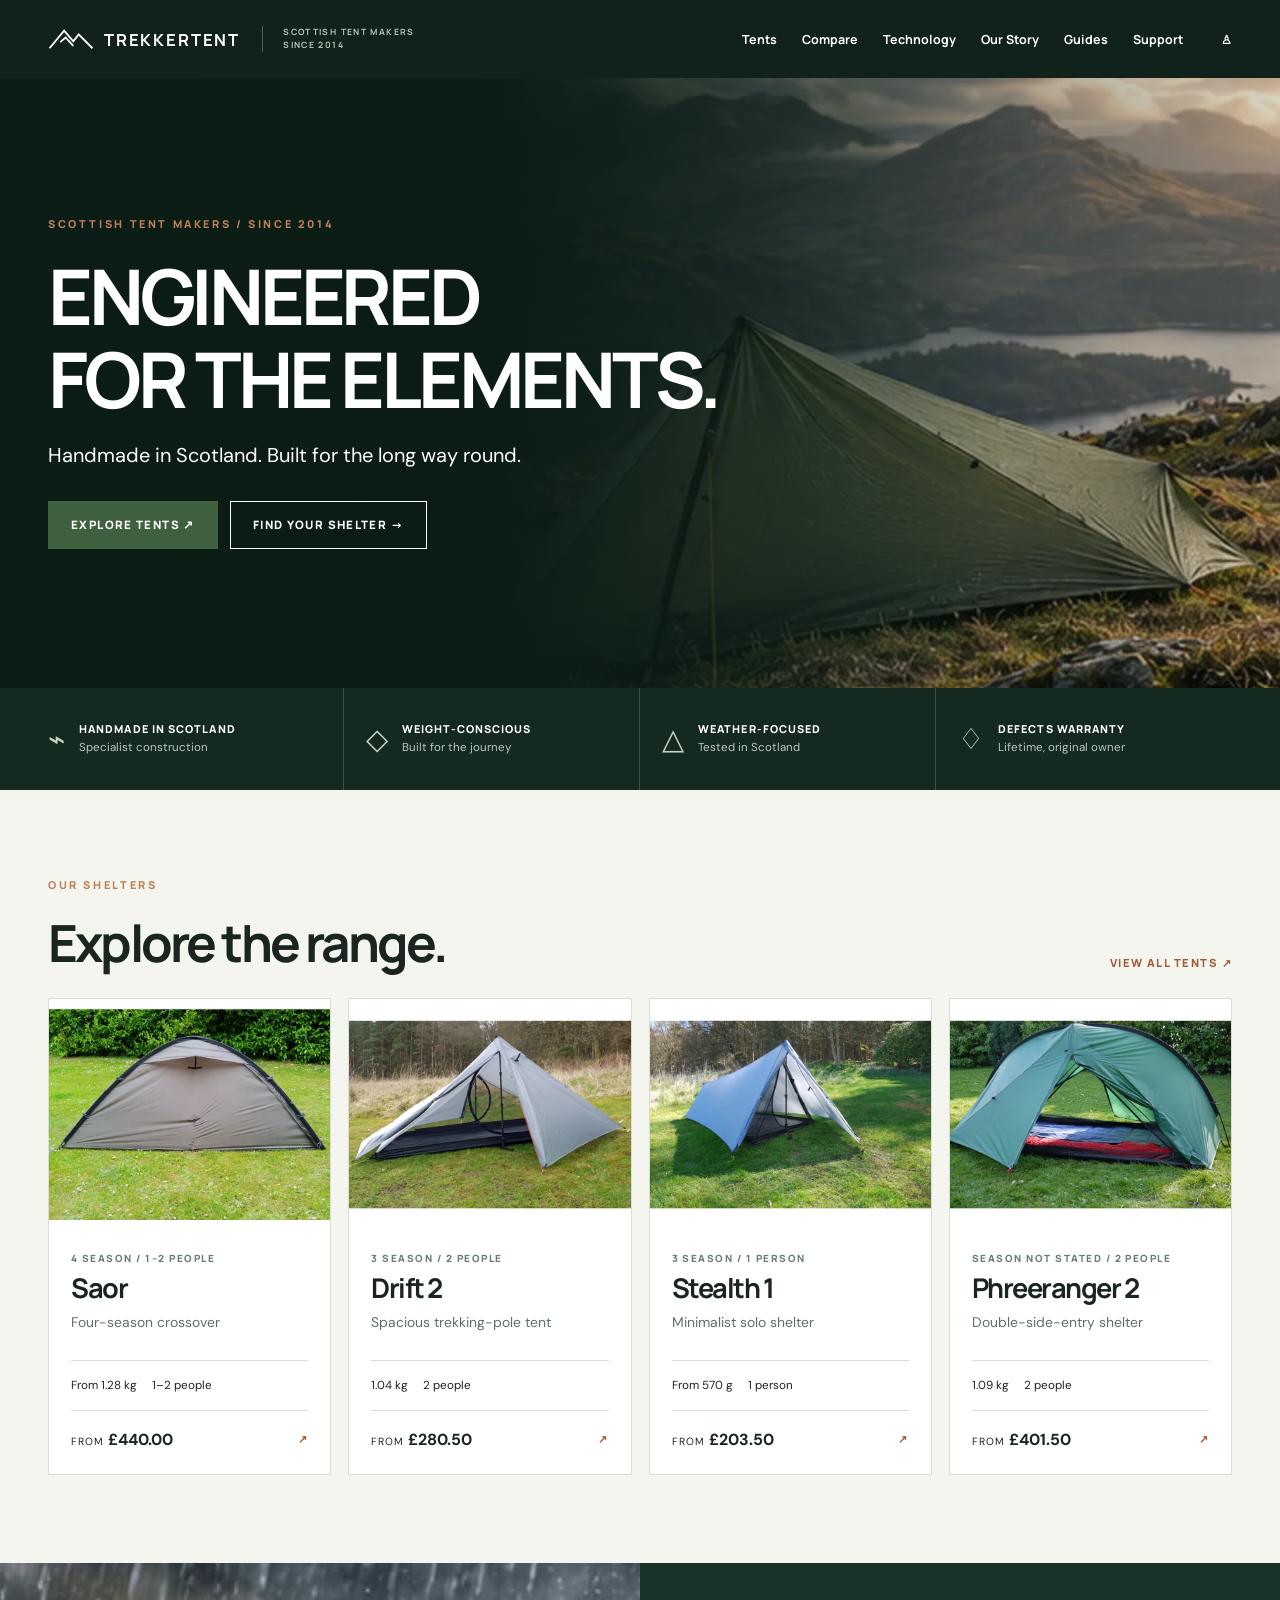
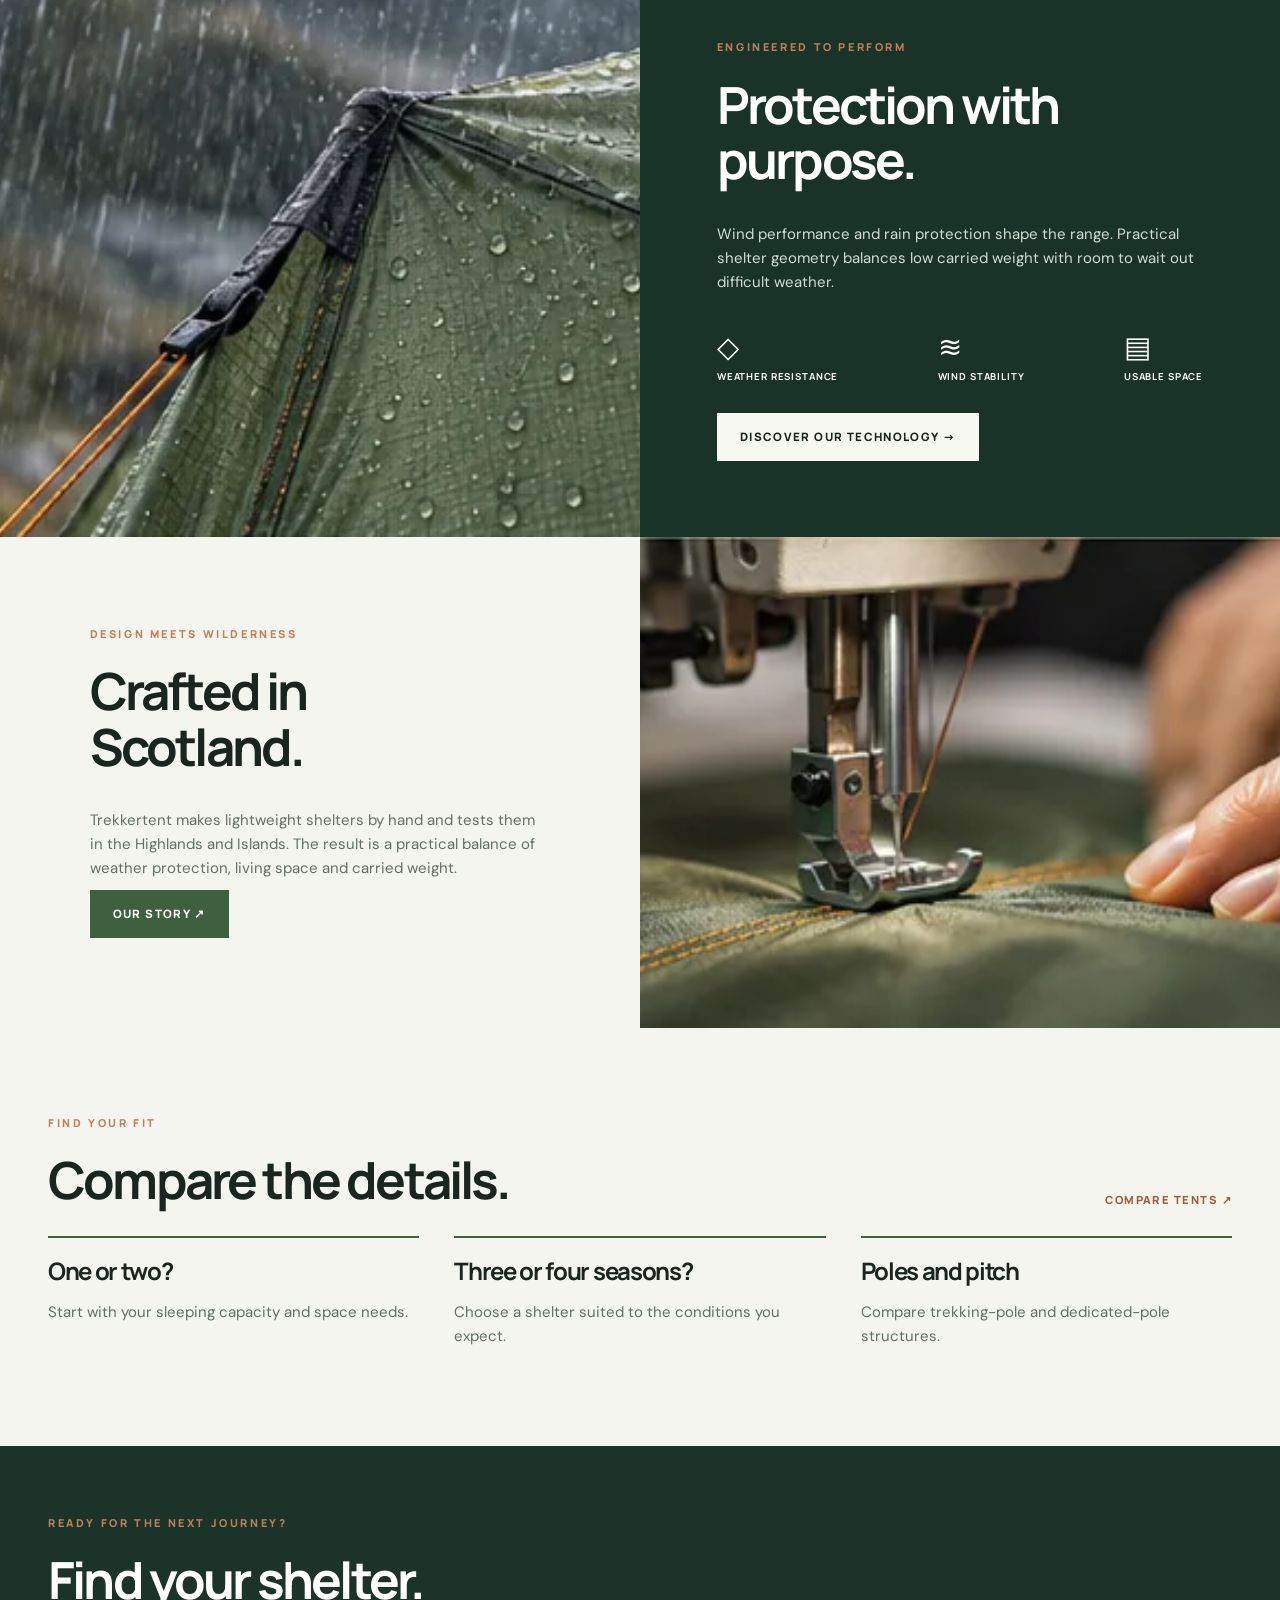
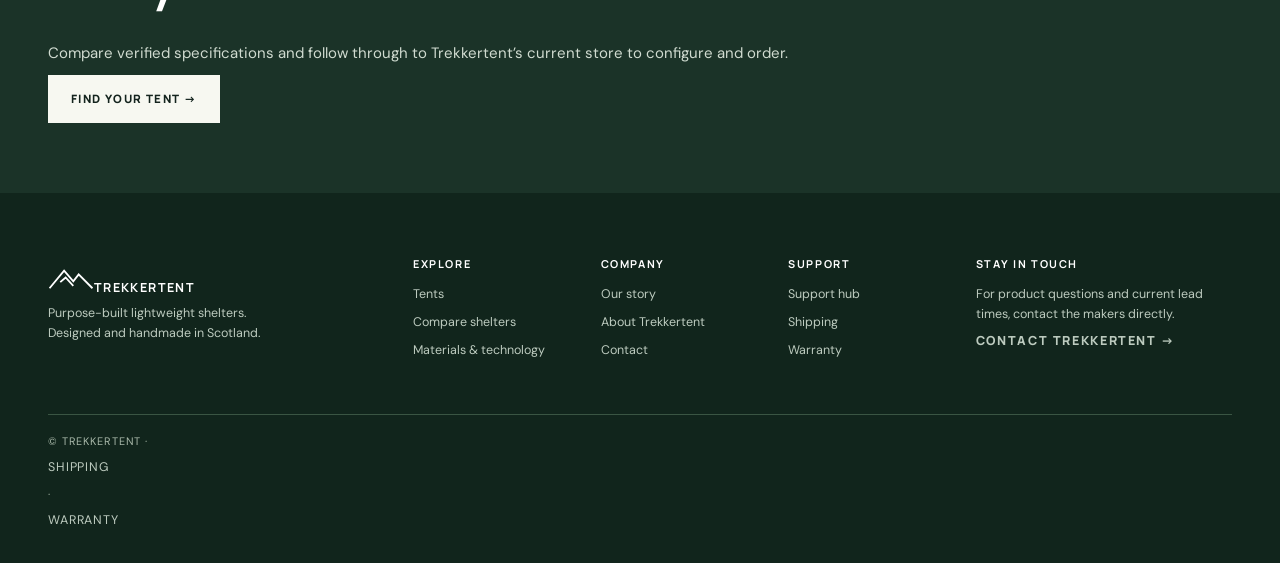
<file: index.html>
<!doctype html><html lang="en"><head><meta charset="utf-8"><meta name="robots" content="noindex,nofollow"><meta name="viewport" content="width=device-width,initial-scale=1"><meta name="theme-color" content="#14241e"><meta name="description" content="Trekkertent: lightweight shelters designed and handmade in Scotland."><title>Trekkertent — Engineered for the elements</title><link rel="stylesheet" href="styles.css?v=story-cta-2"><script defer src="app.js?v=story-cta-2"></script></head><body data-page="home"><div id="app"></div></body></html>
</file>
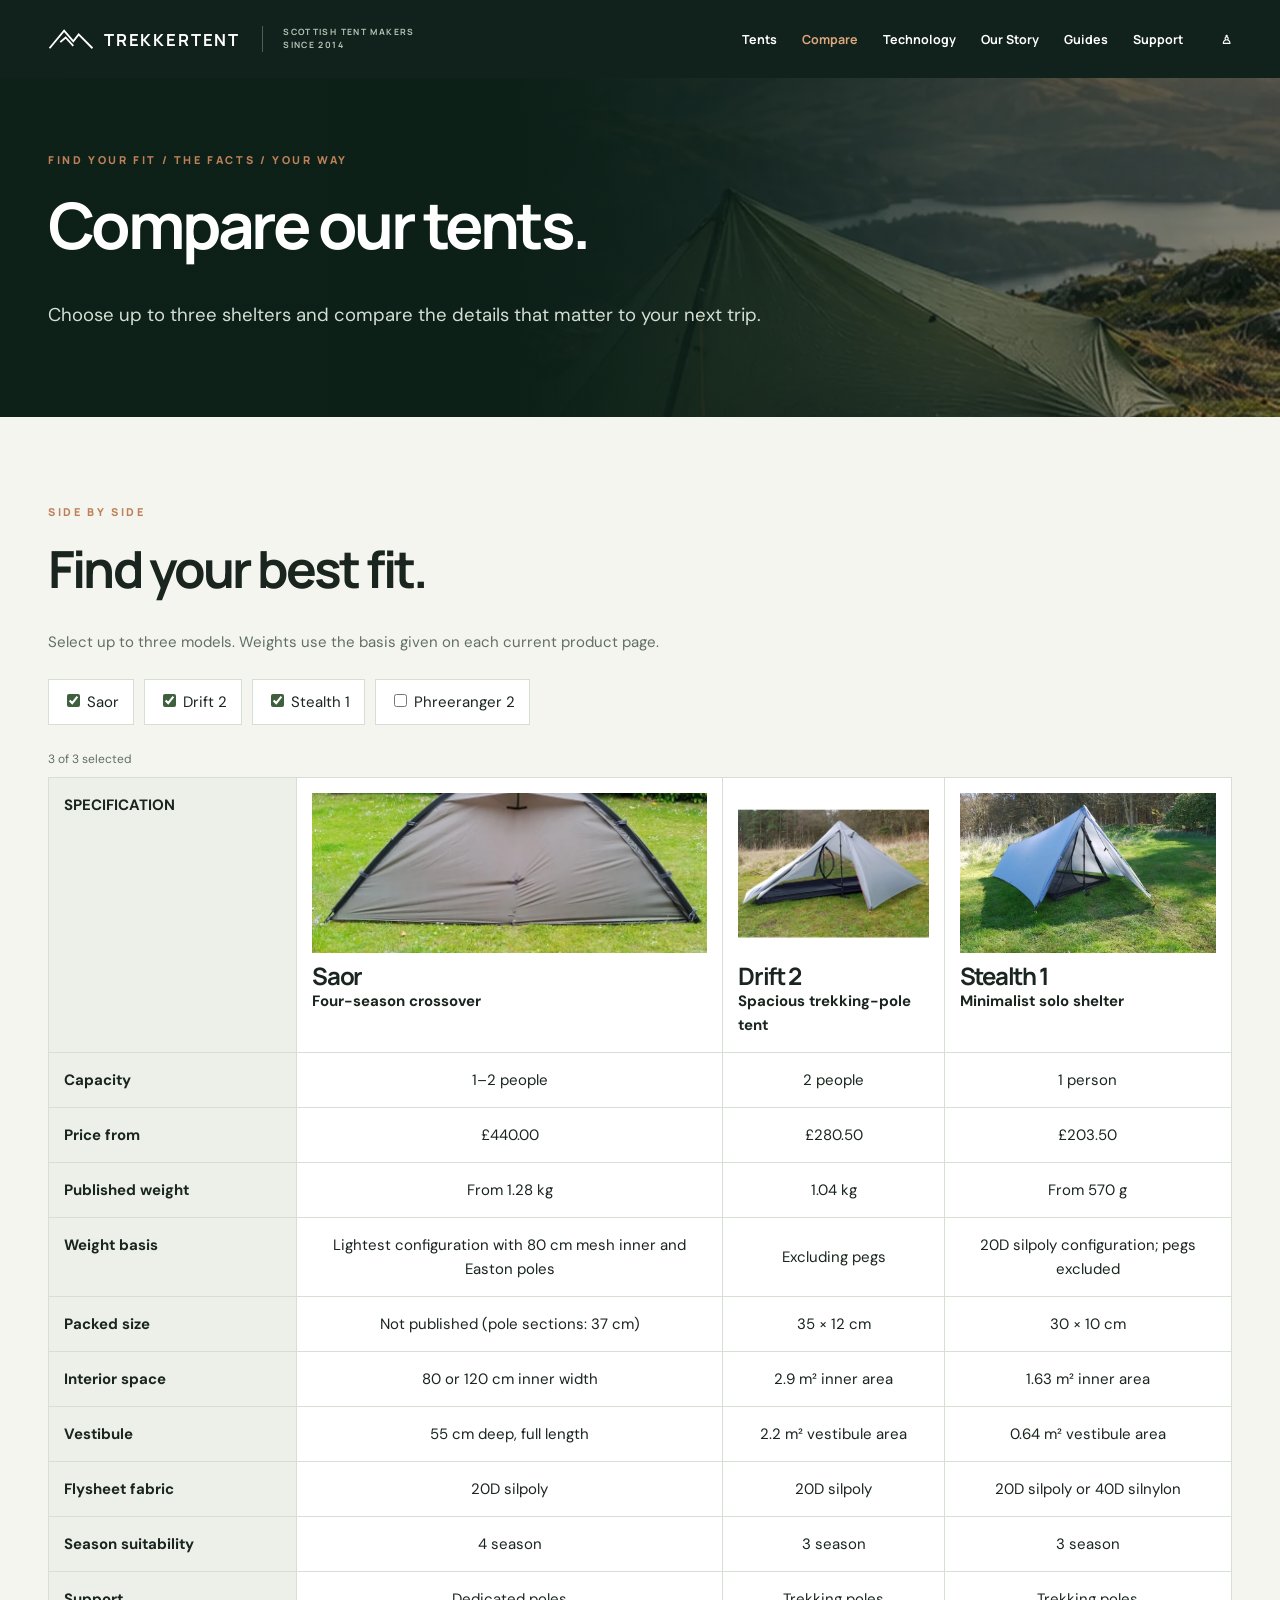
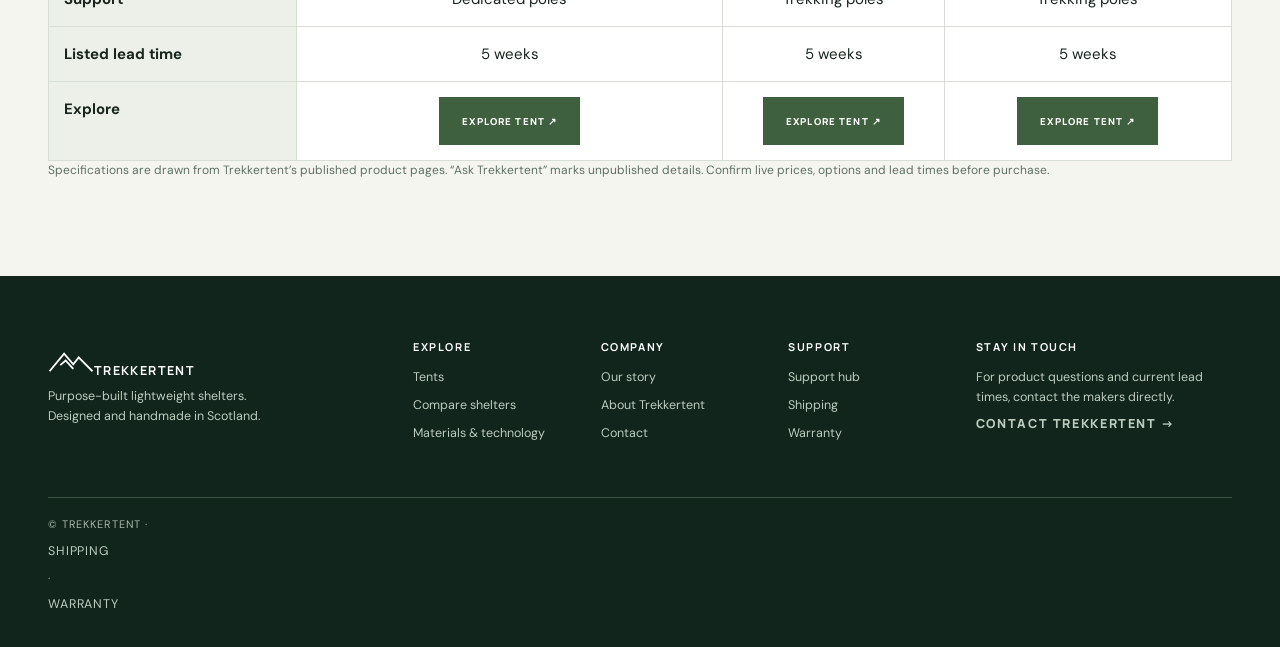
<file: compare.html>
<!doctype html><html lang="en"><head><meta charset="utf-8"><meta name="robots" content="noindex,nofollow"><meta name="viewport" content="width=device-width,initial-scale=1"><meta name="theme-color" content="#14241e"><meta name="description" content="Compare Trekkertent shelter specifications and find your fit."><title>Compare tents — Trekkertent</title><link rel="stylesheet" href="styles.css?v=story-cta-2"><script defer src="app.js?v=story-cta-2"></script></head><body data-page="compare"><div id="app"></div></body></html>
</file>
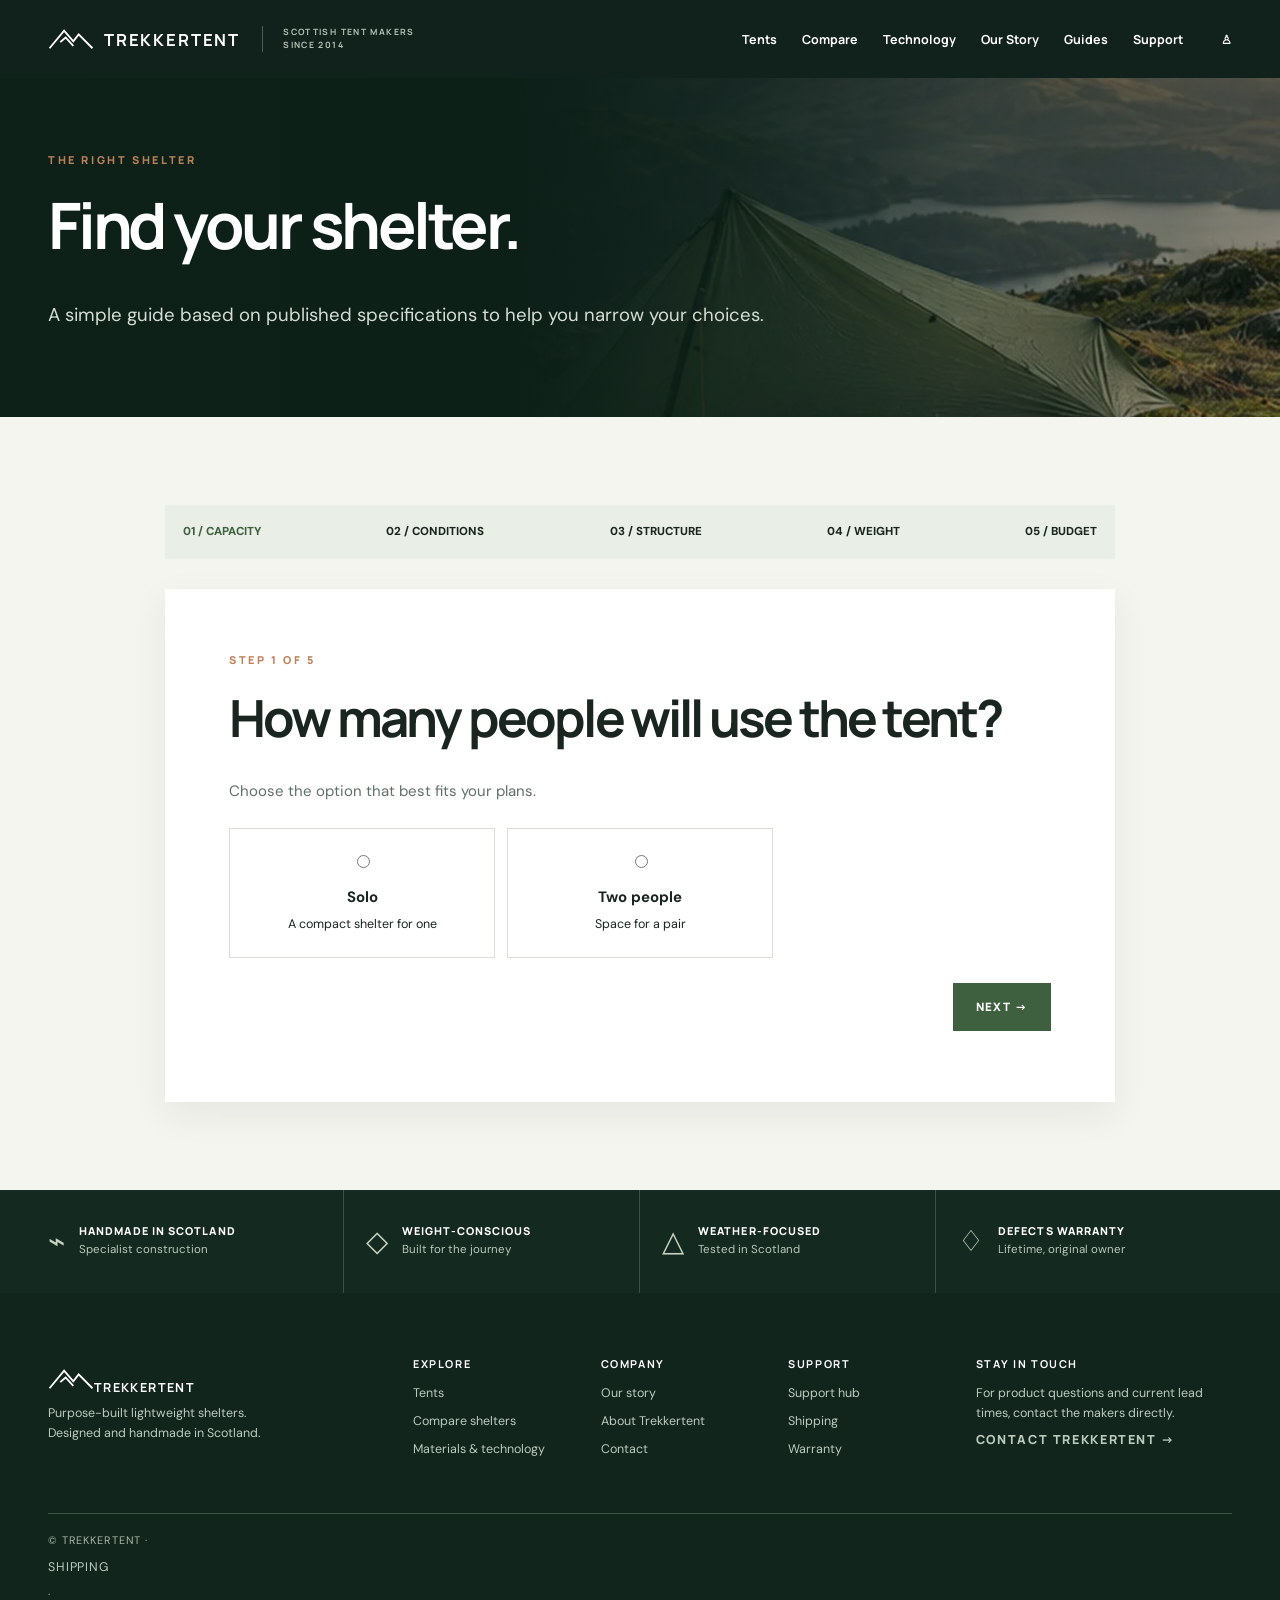
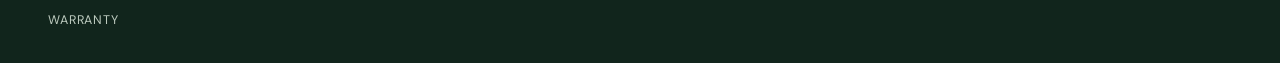
<file: find-your-tent.html>
<!doctype html><html lang="en"><head><meta charset="utf-8"><meta name="robots" content="noindex,nofollow"><meta name="viewport" content="width=device-width,initial-scale=1"><meta name="theme-color" content="#14241e"><meta name="description" content="Find a Trekkertent shelter based on the size and conditions you need."><title>Find your tent — Trekkertent</title><link rel="stylesheet" href="styles.css?v=story-cta-2"><script defer src="app.js?v=story-cta-2"></script></head><body data-page="finder"><div id="app"></div></body></html>
</file>
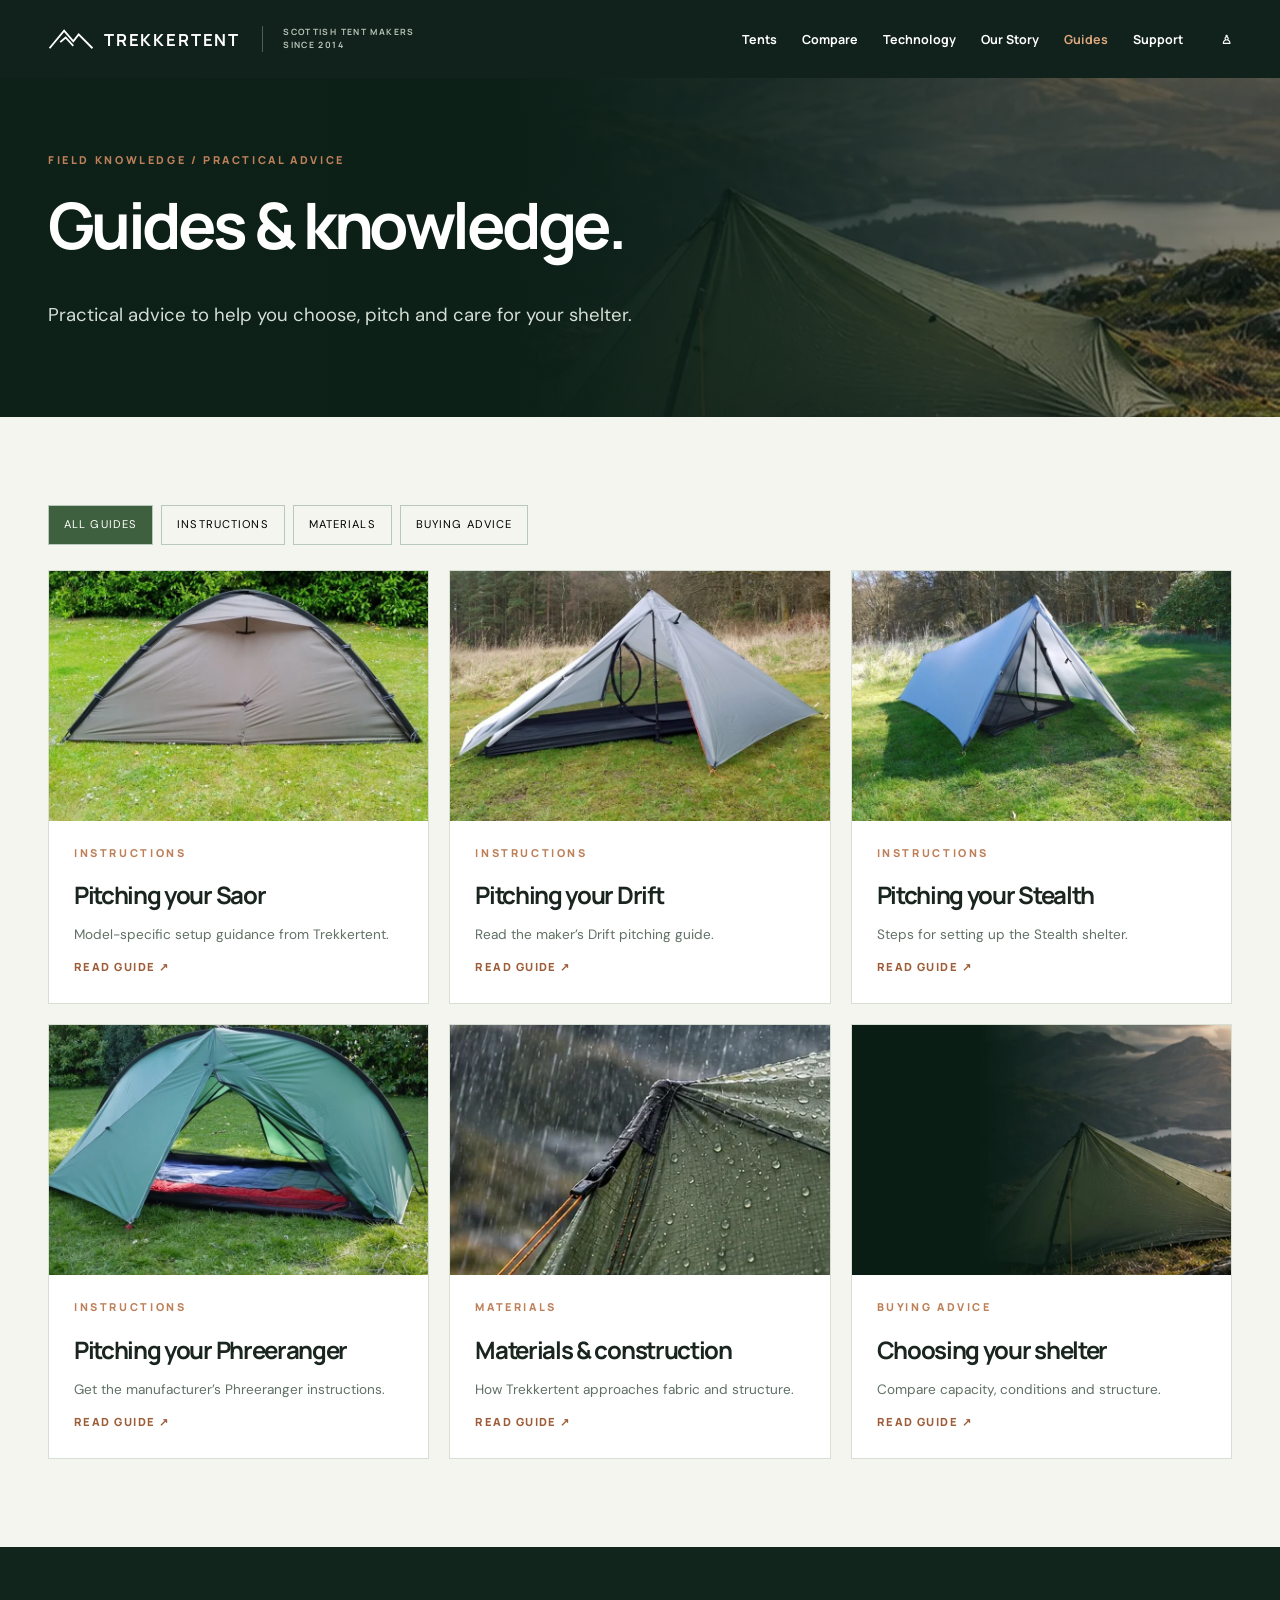
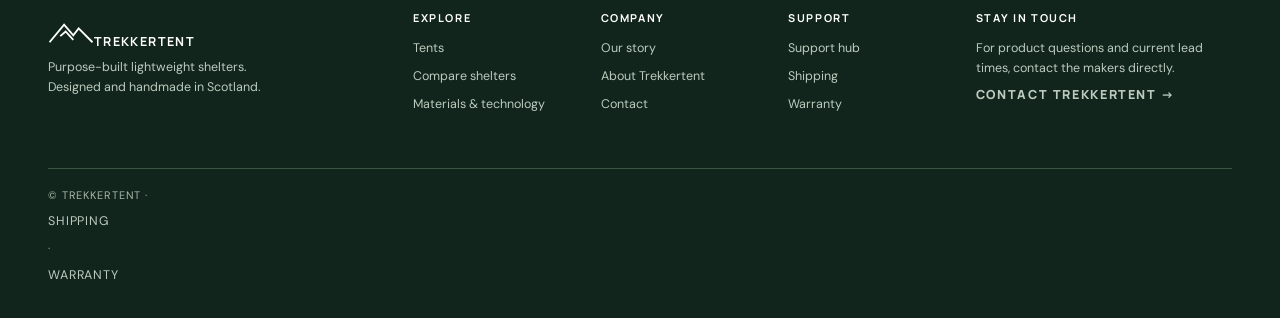
<file: guides.html>
<!doctype html><html lang="en"><head><meta charset="utf-8"><meta name="robots" content="noindex,nofollow"><meta name="viewport" content="width=device-width,initial-scale=1"><meta name="theme-color" content="#14241e"><meta name="description" content="Trekkertent pitching instructions and practical shelter guides."><title>Guides — Trekkertent</title><link rel="stylesheet" href="styles.css?v=story-cta-2"><script defer src="app.js?v=story-cta-2"></script></head><body data-page="guides"><div id="app"></div></body></html>
</file>
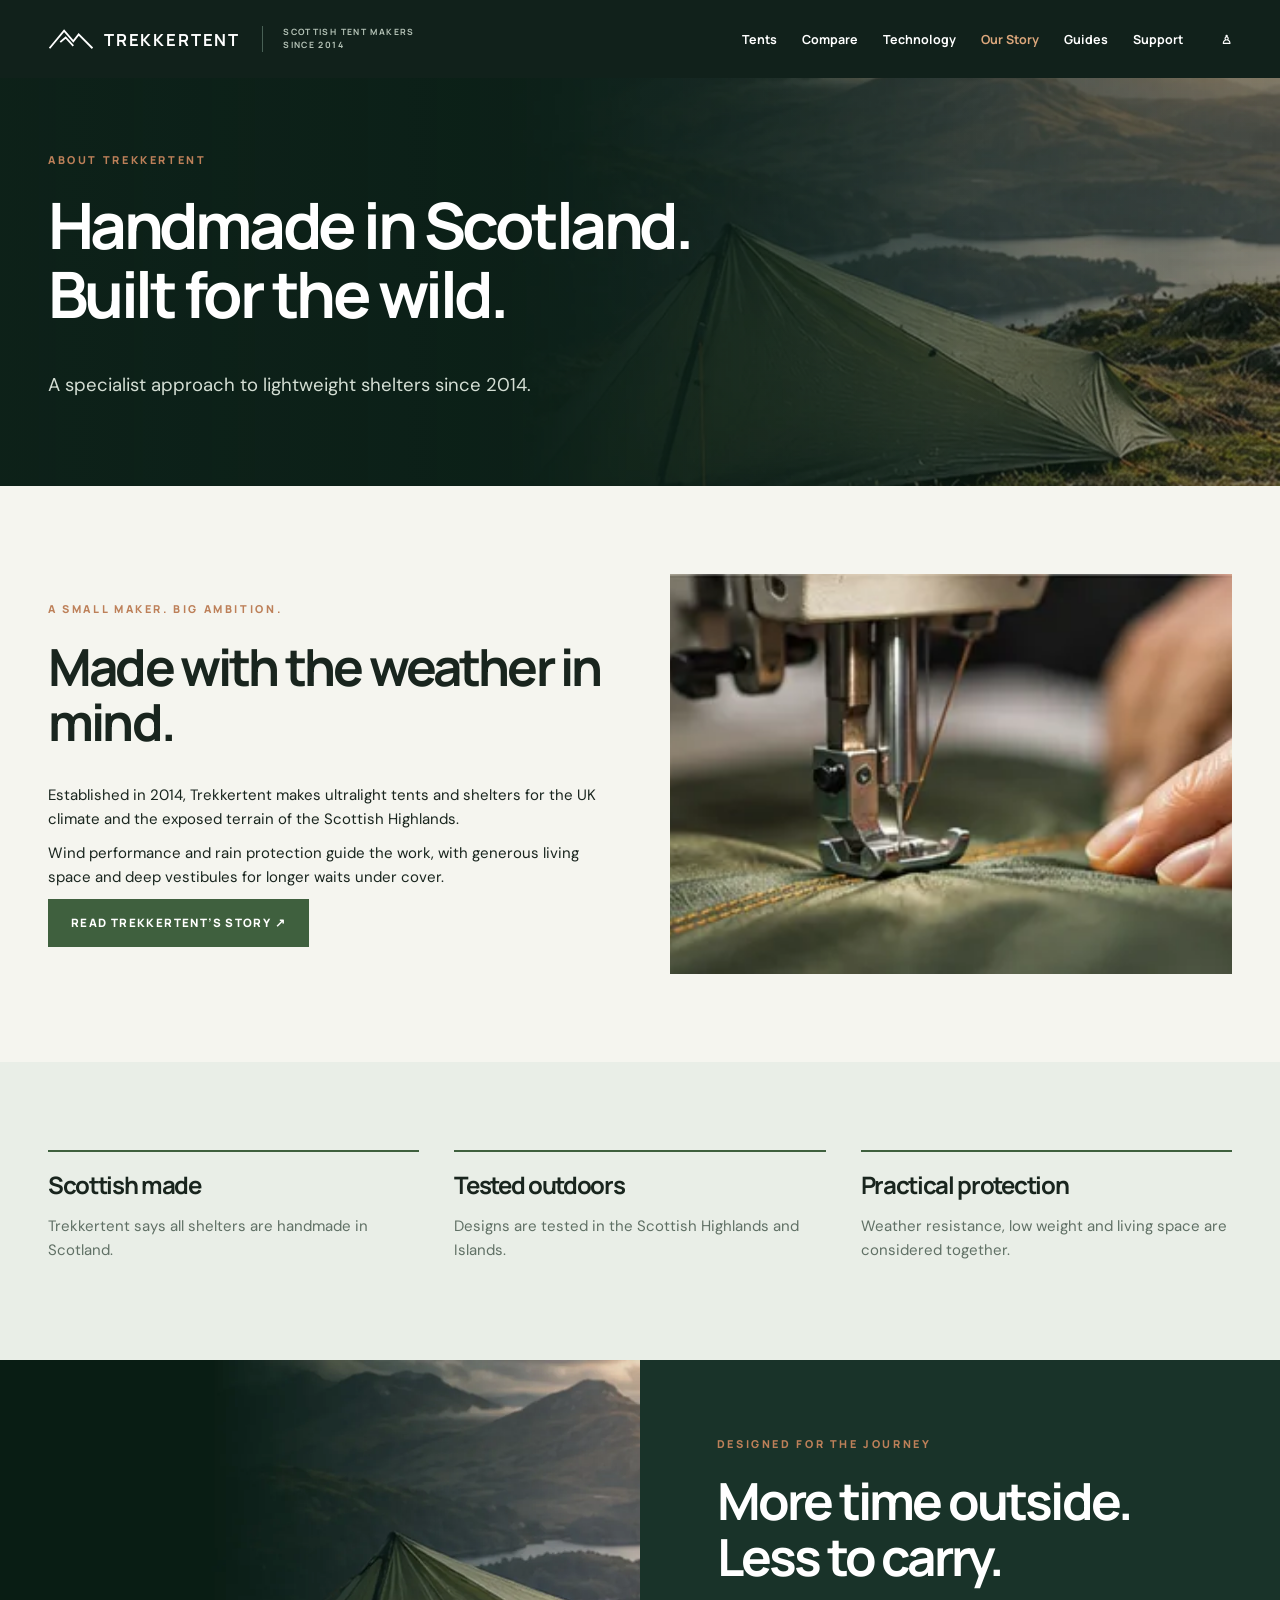
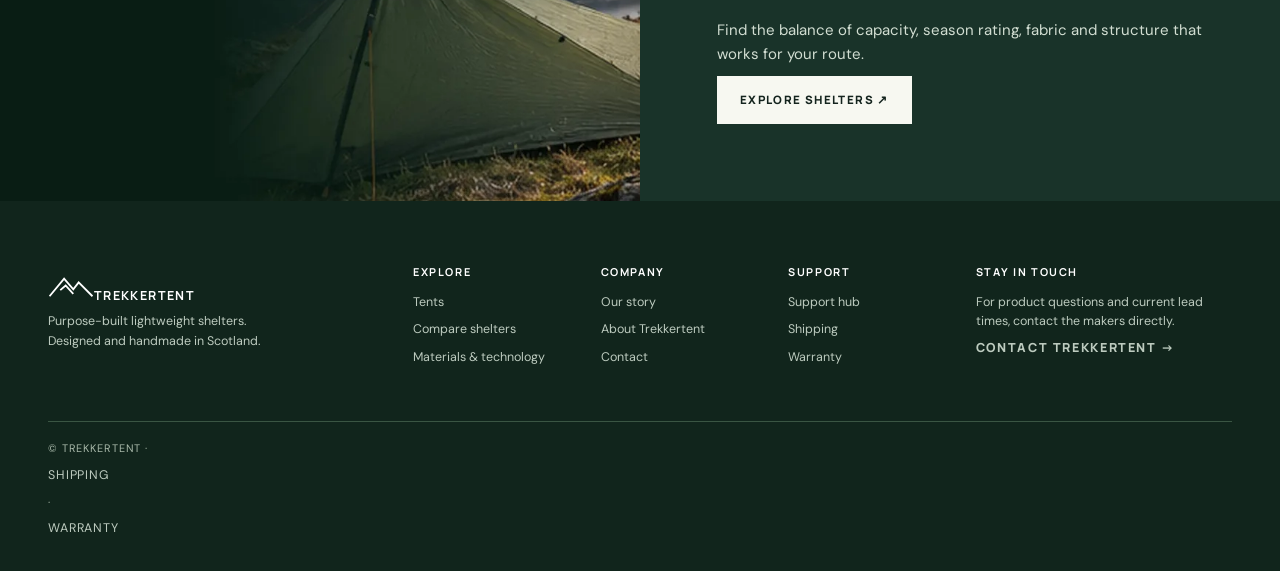
<file: our-story.html>
<!doctype html><html lang="en"><head><meta charset="utf-8"><meta name="robots" content="noindex,nofollow"><meta name="viewport" content="width=device-width,initial-scale=1"><meta name="theme-color" content="#14241e"><meta name="description" content="Discover Trekkertent's Scottish approach to making lightweight shelters."><title>Our story — Trekkertent</title><link rel="stylesheet" href="styles.css?v=story-cta-2"><script defer src="app.js?v=story-cta-2"></script></head><body data-page="story"><div id="app"></div></body></html>
</file>
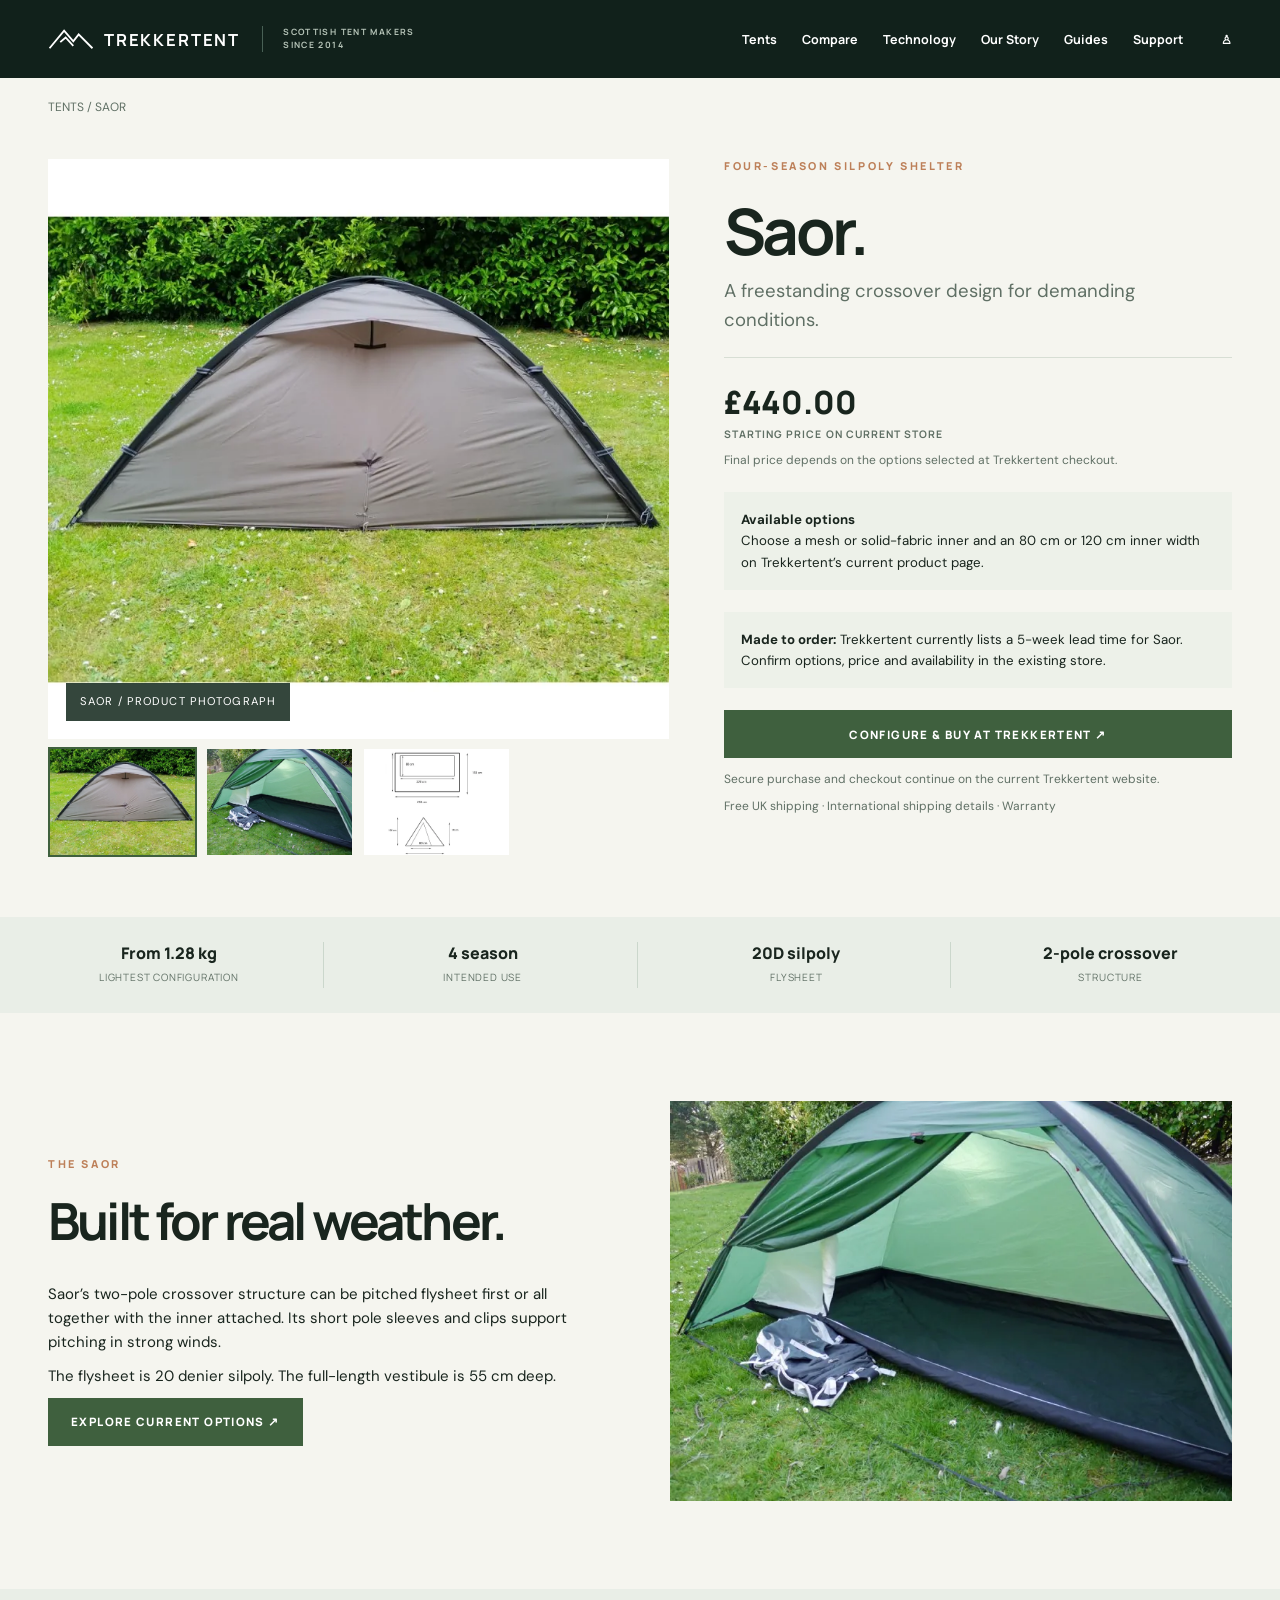
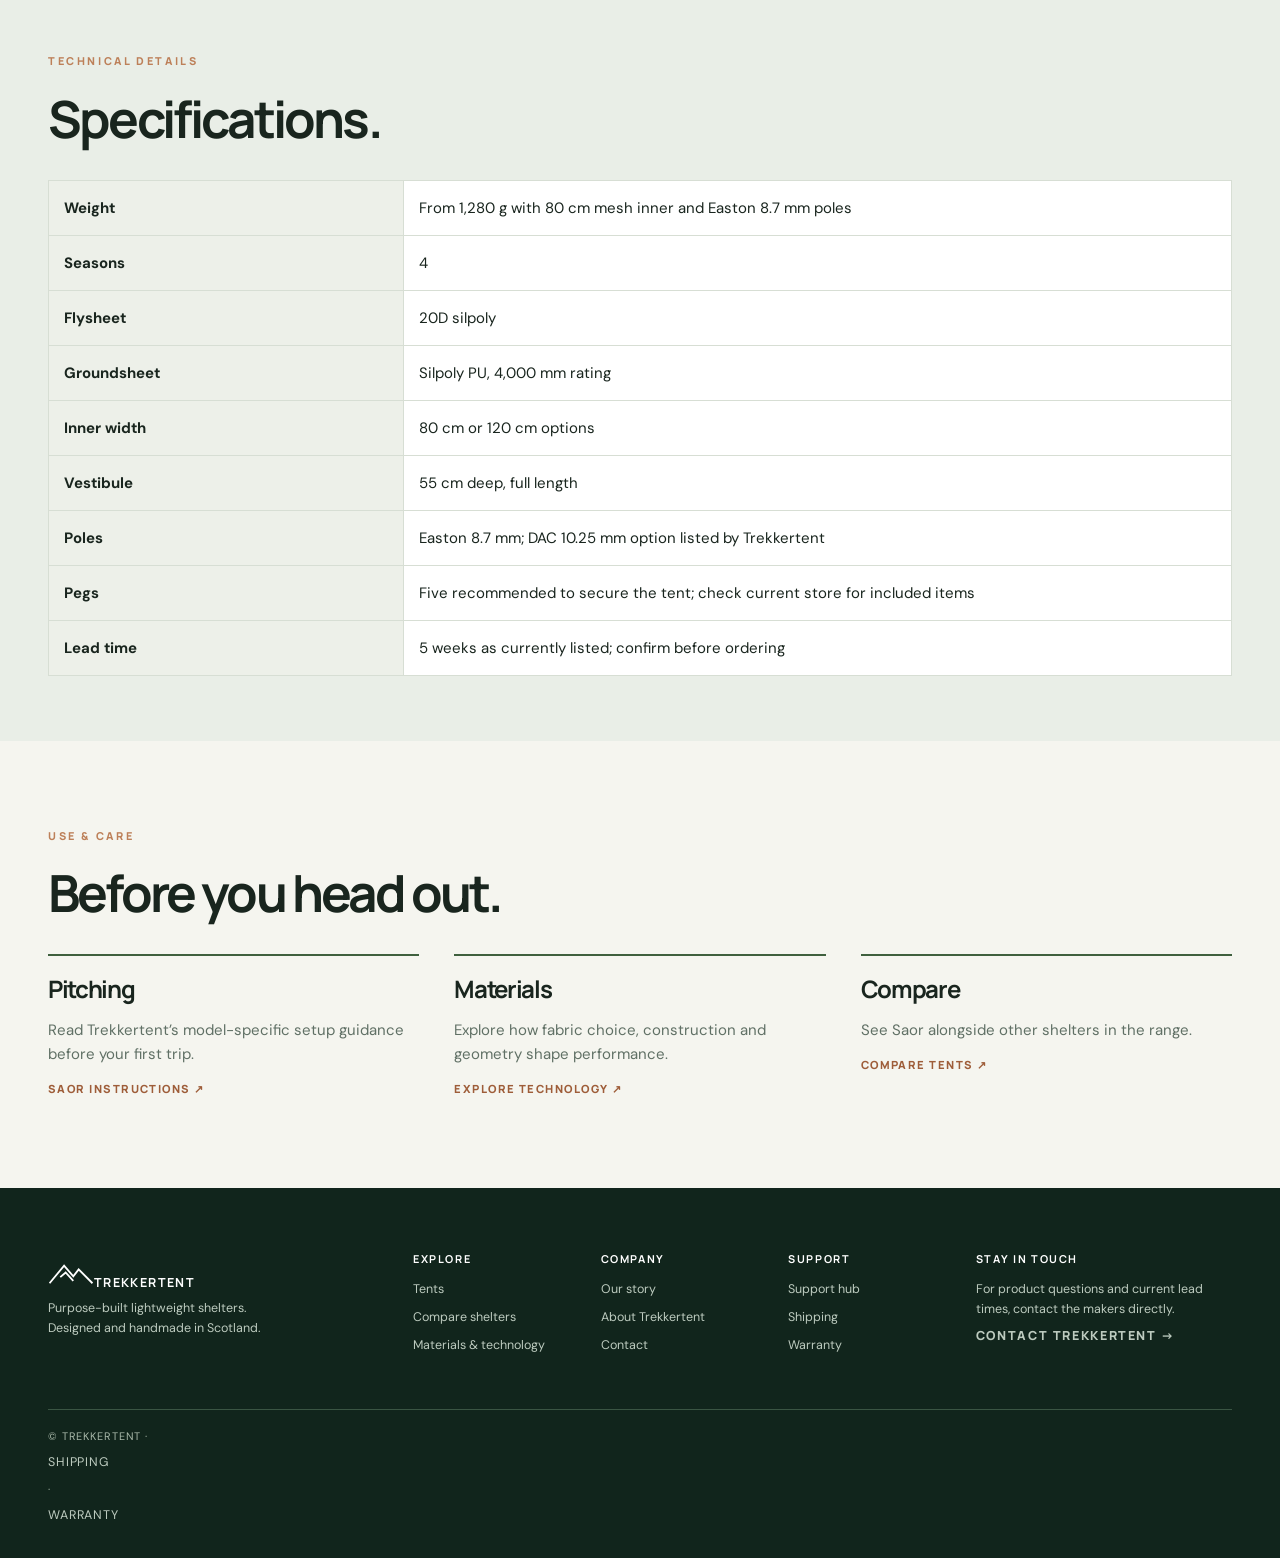
<file: saor.html>
<!doctype html><html lang="en"><head><meta charset="utf-8"><meta name="robots" content="noindex,nofollow"><meta name="viewport" content="width=device-width,initial-scale=1"><meta name="theme-color" content="#14241e"><meta name="description" content="Explore the Saor four-season silpoly tent, handmade in Scotland by Trekkertent."><title>Saor — Trekkertent</title><link rel="stylesheet" href="styles.css?v=story-cta-2"><script defer src="app.js?v=story-cta-2"></script></head><body data-page="saor"><div id="app"></div></body></html>
</file>
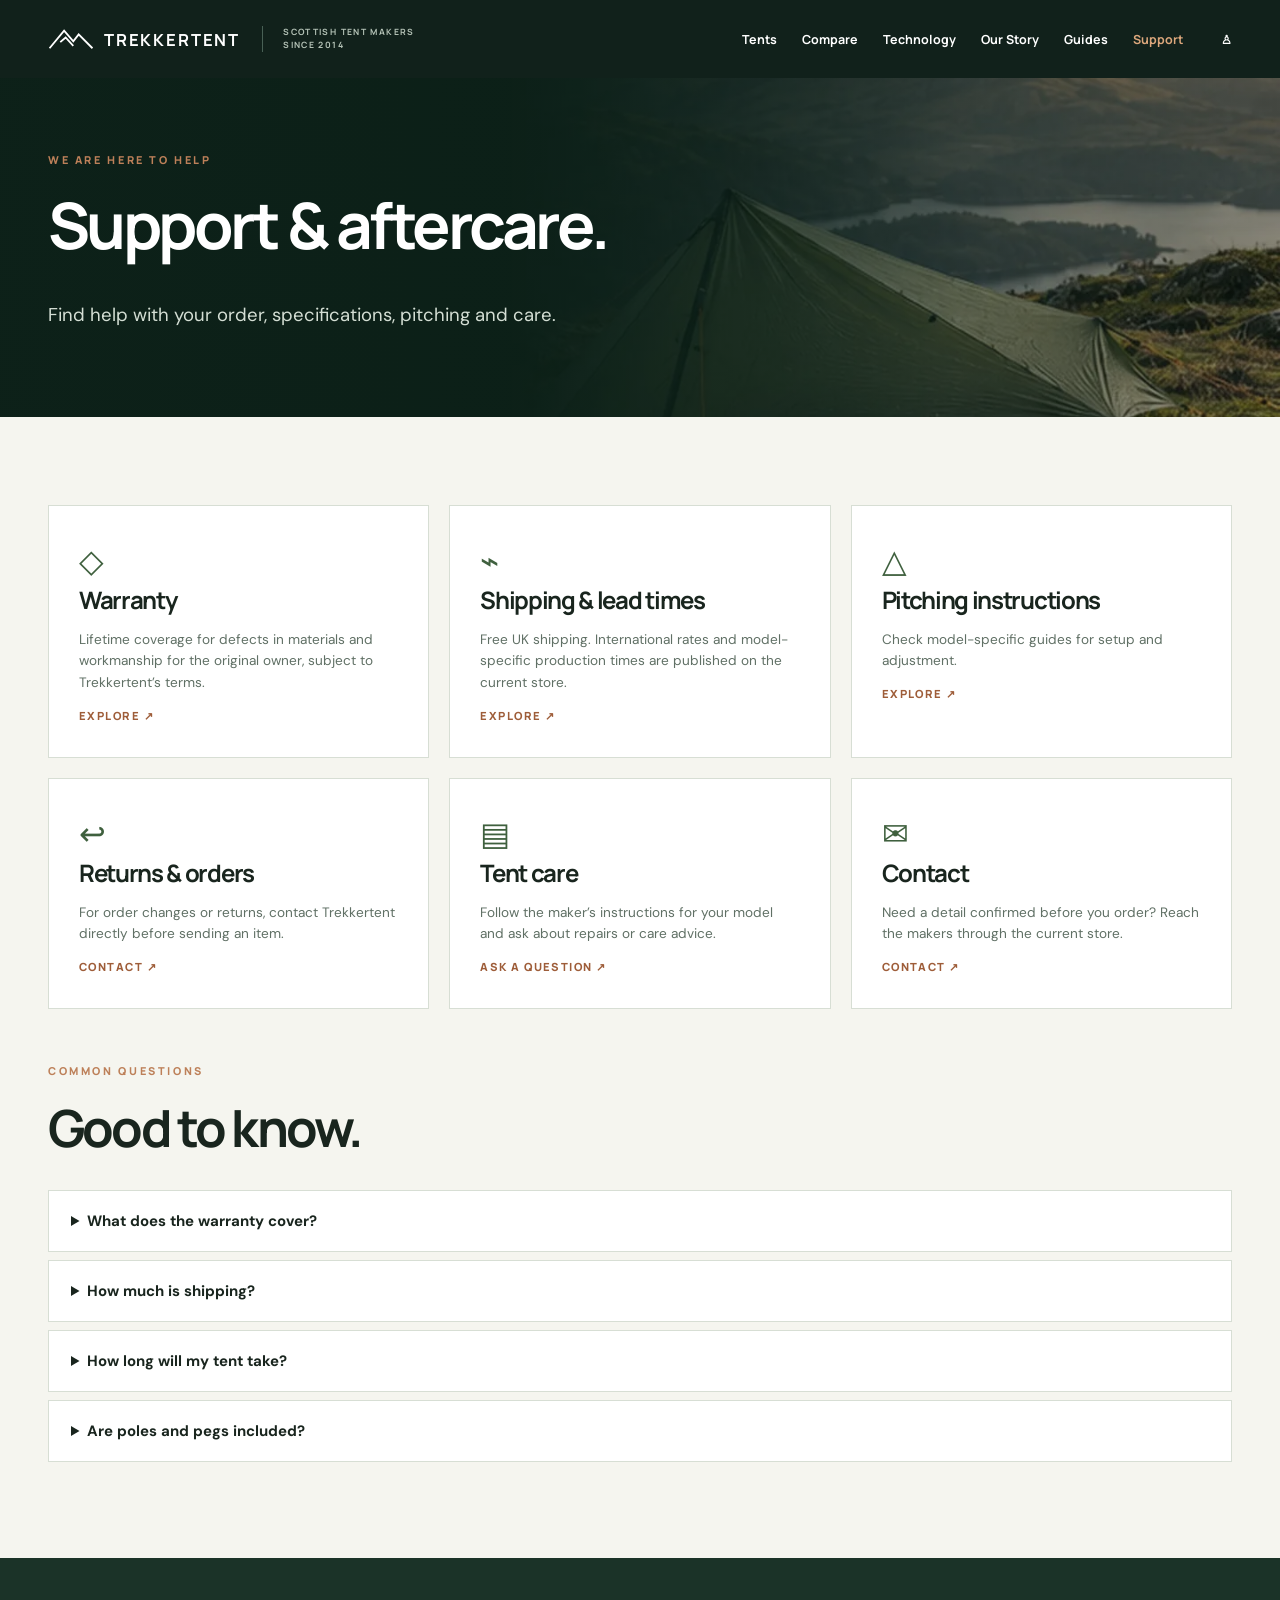
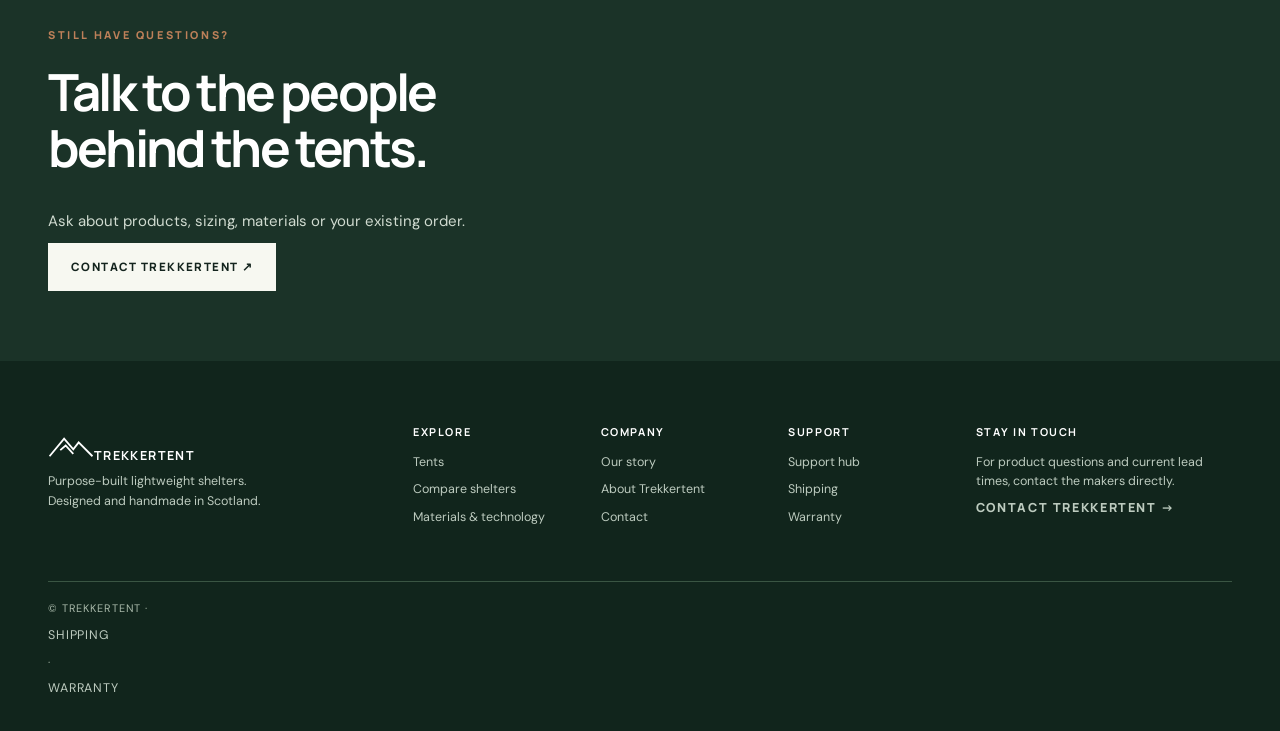
<file: support.html>
<!doctype html><html lang="en"><head><meta charset="utf-8"><meta name="robots" content="noindex,nofollow"><meta name="viewport" content="width=device-width,initial-scale=1"><meta name="theme-color" content="#14241e"><meta name="description" content="Find Trekkertent warranty, delivery, pitching and contact information."><title>Support — Trekkertent</title><link rel="stylesheet" href="styles.css?v=story-cta-2"><script defer src="app.js?v=story-cta-2"></script></head><body data-page="support"><div id="app"></div></body></html>
</file>
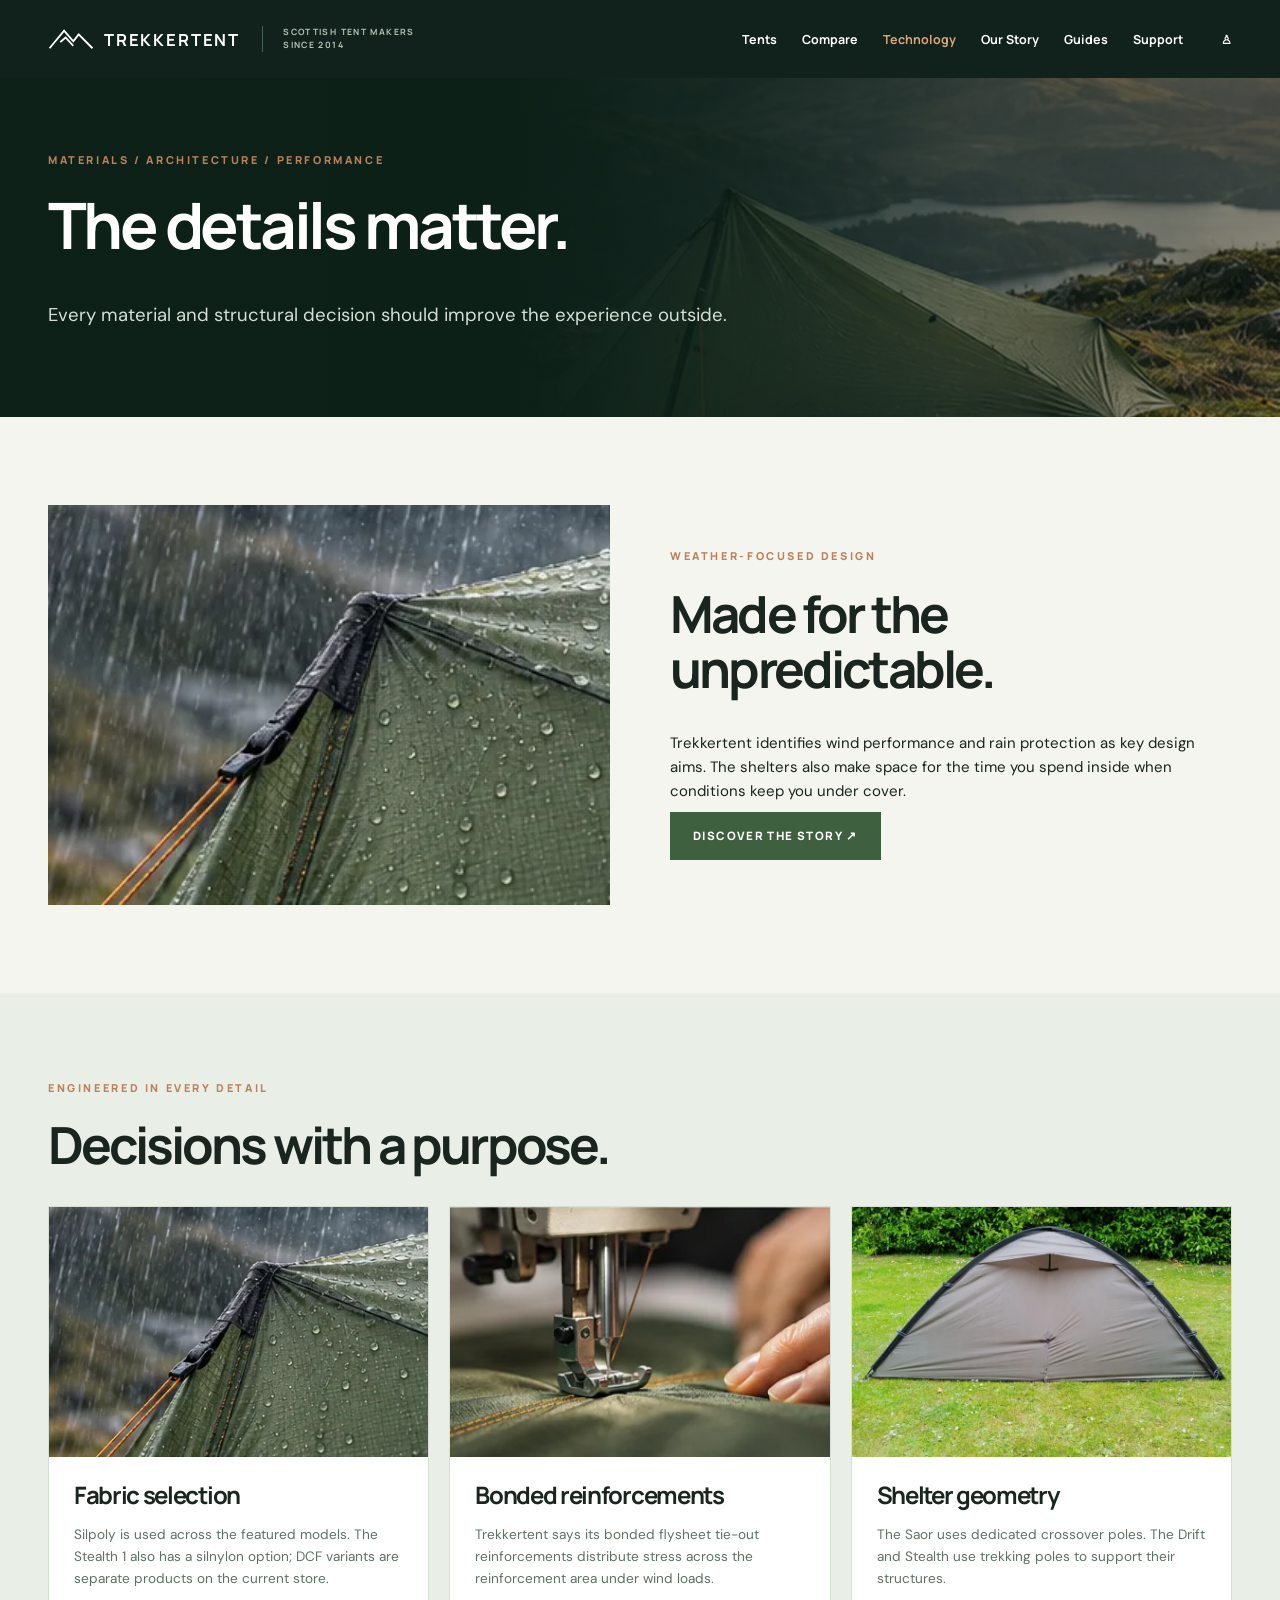
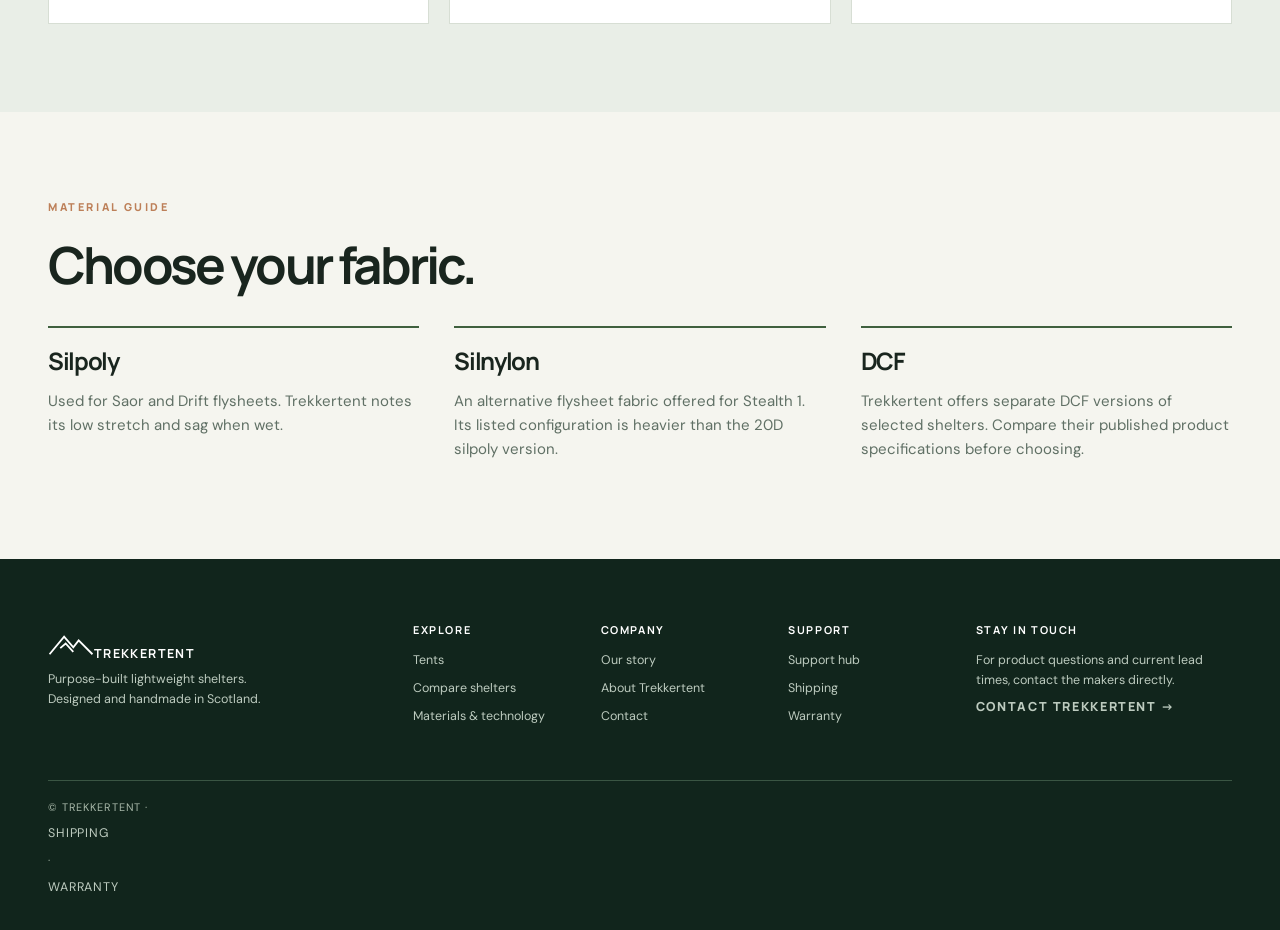
<file: technology.html>
<!doctype html><html lang="en"><head><meta charset="utf-8"><meta name="robots" content="noindex,nofollow"><meta name="viewport" content="width=device-width,initial-scale=1"><meta name="theme-color" content="#14241e"><meta name="description" content="Explore Trekkertent materials, shelter geometry and construction details."><title>Technology — Trekkertent</title><link rel="stylesheet" href="styles.css?v=story-cta-2"><script defer src="app.js?v=story-cta-2"></script></head><body data-page="technology"><div id="app"></div></body></html>
</file>
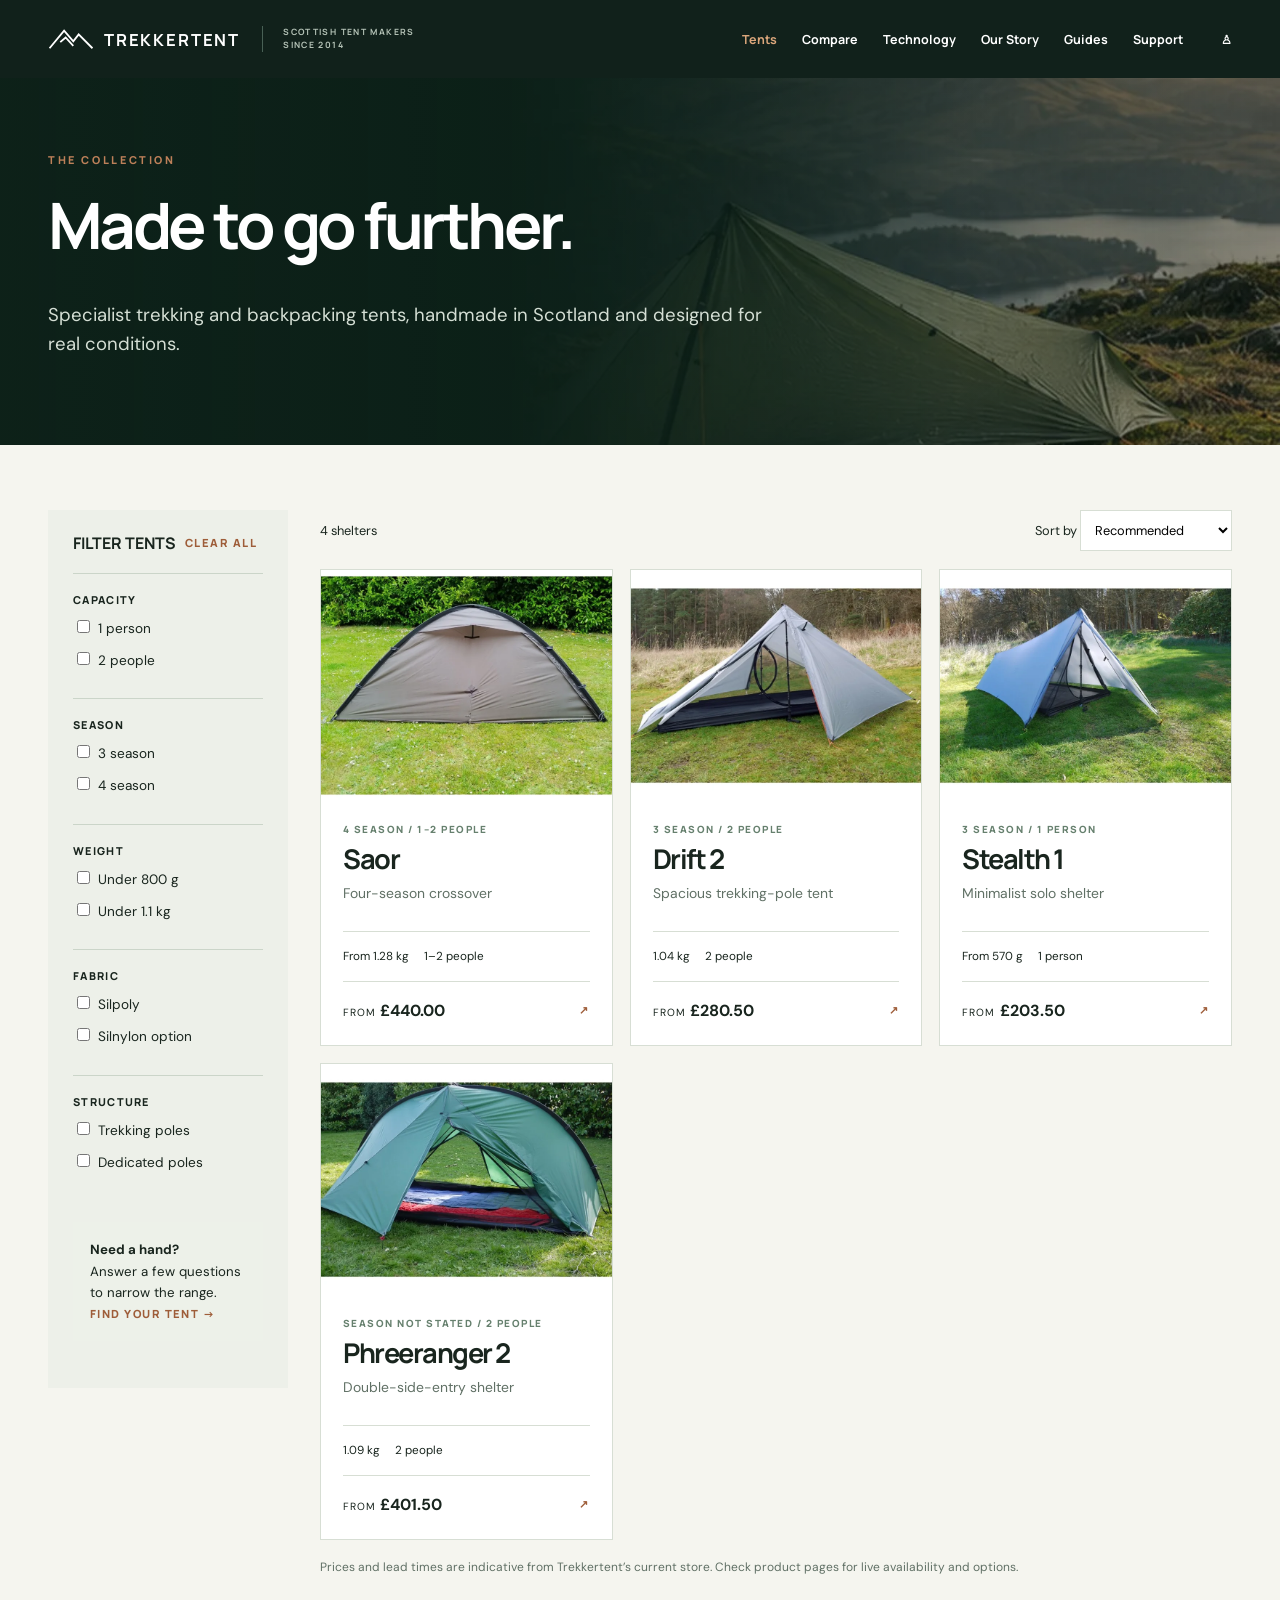
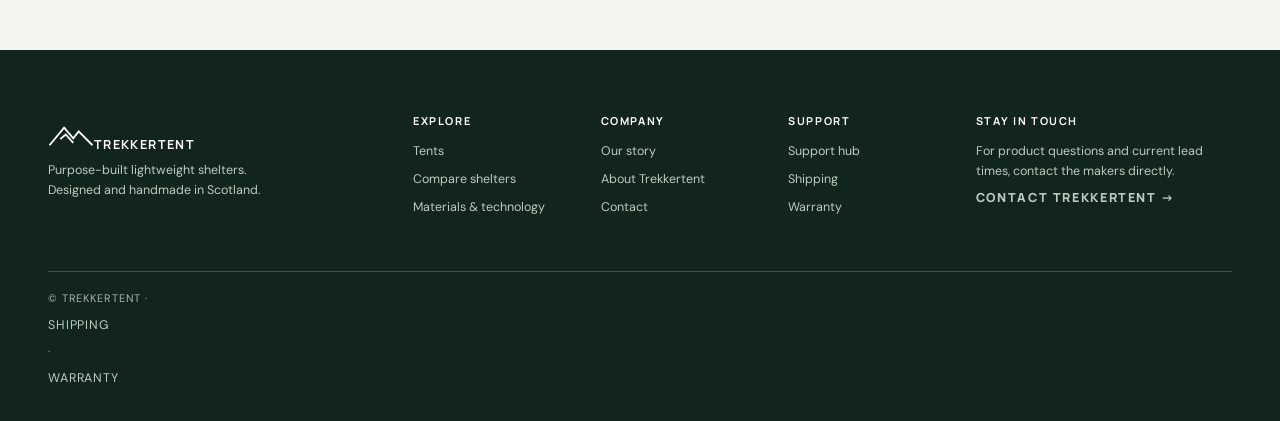
<file: tents.html>
<!doctype html><html lang="en"><head><meta charset="utf-8"><meta name="robots" content="noindex,nofollow"><meta name="viewport" content="width=device-width,initial-scale=1"><meta name="theme-color" content="#14241e"><meta name="description" content="Explore and filter Trekkertent shelters by capacity, season, structure and weight."><title>Tents — Trekkertent</title><link rel="stylesheet" href="styles.css?v=story-cta-2"><script defer src="app.js?v=story-cta-2"></script></head><body data-page="tents"><div id="app"></div></body></html>
</file>
<file: styles.css>
@import url('https://fonts.googleapis.com/css2?family=DM+Sans:wght@400;500;600;700&family=Manrope:wght@400;500;600;700;800&display=swap');
:root{--forest:#14241e;--forest2:#1b3328;--moss:#3f603e;--stone:#f5f5ef;--pale:#e9eee7;--ink:#19251e;--muted:#607065;--copper:#bd8059;--line:#d7ded4}*{box-sizing:border-box}html{scroll-behavior:smooth}body{margin:0;background:var(--stone);color:var(--ink);font:15px/1.6 'DM Sans',Arial,sans-serif}h1,h2,h3,h4,p{margin:0 0 .65em}h1,h2,h3,h4{font-family:Manrope,Arial,sans-serif;line-height:1.09;letter-spacing:-.055em}h1{font-size:clamp(3.2rem,6vw,6rem)}h2{font-size:clamp(2.2rem,4vw,4rem)}h3{font-size:1.5rem}a{color:inherit;text-decoration:none}button,input,select{font:inherit}button{cursor:pointer}img{display:block;max-width:100%}.container{width:min(100% - 96px,1390px);margin:auto}.eyebrow{color:var(--copper);font:800 .68rem/1.3 Manrope,Arial,sans-serif;letter-spacing:.24em;text-transform:uppercase;margin-bottom:1.4rem}.lead{font-size:1.16rem;line-height:1.55}.muted{color:var(--muted)}.fine{font-size:.75rem;color:var(--muted)}.btn{display:inline-flex;align-items:center;justify-content:center;gap:1.2rem;min-height:48px;padding:13px 22px;border:1px solid var(--moss);background:var(--moss);color:#fff;font:800 .72rem/1.2 Manrope,Arial,sans-serif;letter-spacing:.12em;text-transform:uppercase;transition:transform .2s,background .2s}.btn:hover,.btn:focus-visible{background:#2c492e;transform:translateY(-2px)}.btn.light{background:#f7f8f1;color:var(--forest);border-color:#f7f8f1}.btn.outline{background:transparent;color:#fff;border-color:#fff}.btn.outline.dark{color:var(--forest);border-color:var(--forest)}.text-link{font:800 .7rem/1.3 Manrope,Arial,sans-serif;letter-spacing:.13em;text-transform:uppercase;color:#9e5d39}.text-link:hover{text-decoration:underline}.skip-link{position:absolute;left:8px;top:-80px;z-index:20;background:#fff;padding:10px}.skip-link:focus{top:8px}.header{height:78px;background:#11211b;color:#fff;display:flex;align-items:center;padding:0 max(48px,calc((100% - 1390px)/2));gap:22px;position:relative;z-index:10}.brand{display:flex;align-items:center;gap:10px;white-space:nowrap;font:800 1.04rem Manrope,Arial,sans-serif;letter-spacing:.11em}.brand svg{width:46px}.brand small{align-self:flex-start;font-size:.43rem;margin-left:-10px}.brand-tag{border-left:1px solid #486055;padding-left:20px;color:#b6c4b8;font:700 .54rem/1.5 Manrope,Arial,sans-serif;letter-spacing:.16em;white-space:nowrap}.nav{display:flex;align-items:center;gap:25px;margin-left:auto}.nav a,.header-actions a{font:700 .78rem Manrope,Arial,sans-serif;white-space:nowrap}.nav a:hover,.nav a[aria-current="page"]{color:#dca77c}.header-actions{display:flex;gap:18px;margin-left:16px}.menu-btn{display:none;background:none;color:#fff;border:0;font-size:1.5rem;line-height:1}.hero{min-height:610px;color:#fff;background:linear-gradient(90deg,rgba(12,28,22,.94),rgba(12,28,22,.47) 52%,rgba(12,28,22,.06)),url('assets/hero.webp') center/cover;display:flex;align-items:center}.hero .container{padding:60px 0}.hero h1{max-width:750px;text-transform:uppercase;margin-bottom:18px}.hero p{font-size:1.25rem;max-width:570px;margin-bottom:30px}.btn-row{display:flex;flex-wrap:wrap;gap:12px}.trust{background:#14291f;color:#fff}.trust-grid{display:grid;grid-template-columns:repeat(4,1fr)}.trust-item{padding:28px 22px;border-right:1px solid #3b5344;display:flex;gap:14px;align-items:center}.trust-item:first-child{padding-left:0}.trust-item:last-child{border:0}.trust-icon{font-size:1.8rem;color:#c6d2c2}.trust-item strong{display:block;font:800 .68rem Manrope,Arial,sans-serif;letter-spacing:.1em}.trust-item small{display:block;color:#bac8bc;font-size:.72rem;margin-top:3px}.section{padding:88px 0}.section.compact{padding:65px 0}.section-head{display:flex;justify-content:space-between;align-items:end;gap:30px;margin-bottom:28px}.section-head h2{margin:0}.cards{display:grid;grid-template-columns:repeat(4,1fr);gap:17px}.product-card{background:#fff;border:1px solid var(--line);display:flex;flex-direction:column;min-width:0}.product-card .photo{height:230px;background:#dde3d9;overflow:hidden}.product-card .photo img{width:100%;height:100%;object-fit:cover;transition:transform .35s}.product-card:hover img{transform:scale(1.04)}.card-body{padding:22px;flex:1;display:flex;flex-direction:column}.micro{font:800 .62rem Manrope,Arial,sans-serif;letter-spacing:.15em;text-transform:uppercase;color:#66806e}.card-body h3{font-size:1.7rem;margin:8px 0}.card-body p{font-size:.87rem;color:var(--muted);min-height:40px}.card-facts{display:flex;gap:15px;border-block:1px solid var(--line);padding:15px 0;font-size:.73rem}.card-bottom{display:flex;justify-content:space-between;align-items:center;margin-top:auto;padding-top:16px;font-size:.65rem;text-transform:uppercase;letter-spacing:.1em}.card-bottom strong{font-size:1rem;letter-spacing:0}.card-bottom span:last-child{font-size:1.55rem;color:var(--copper)}.feature{background:#193329;color:#fff;display:grid;grid-template-columns:1fr 1fr;min-height:440px}.feature img{height:100%;width:100%;object-fit:cover}.feature-copy{padding:clamp(40px,6vw,90px);align-self:center}.feature-copy p{color:#d2ded2;max-width:550px}.feature-icons{display:flex;gap:25px;justify-content:space-between;margin:30px 0}.feature-icons span{display:block;font-size:1.8rem}.feature-icons small{display:block;font:700 .6rem Manrope,Arial,sans-serif;letter-spacing:.09em}.story-split{display:grid;grid-template-columns:1fr 1fr}.story-split>div{padding:clamp(45px,7vw,110px)}.story-split img{width:100%;height:100%;min-height:430px;object-fit:cover}.story-split p{max-width:580px;color:var(--muted)}.banner{background:linear-gradient(90deg,rgba(13,33,25,.94),rgba(13,33,25,.36)),url('assets/hero.webp') center/cover;color:#fff;padding:75px 0}.banner h1{font-size:clamp(2.8rem,5vw,5rem);max-width:750px}.banner p{max-width:720px;color:#d4ded4}.footer{background:#11251c;color:#fff;padding:65px 0 24px}.footer-grid{display:grid;grid-template-columns:1.7fr repeat(3,.8fr) 1.3fr;gap:30px}.footer h4{font-size:.68rem;letter-spacing:.15em;text-transform:uppercase;margin:0 0 15px}.footer a,.footer p{display:block;color:#bdcbbf;font-size:.78rem;margin:8px 0}.footer a:hover{color:#fff;text-decoration:underline}.footer .brand{color:#fff}.footer-bottom{border-top:1px solid #3a5543;margin-top:45px;padding-top:18px;color:#a9b9aa;font-size:.68rem;letter-spacing:.08em}.catalog-layout{display:grid;grid-template-columns:240px 1fr;gap:32px}.filter-panel{background:#edf0e9;padding:25px;align-self:start}.filter-panel h3{font-size:1rem;letter-spacing:0;margin-bottom:20px}.filter-group{border-top:1px solid #cbd5c9;padding:18px 0}.filter-group strong{font:800 .68rem Manrope,Arial,sans-serif;letter-spacing:.12em;text-transform:uppercase;display:block;margin-bottom:10px}.filter-group label{display:block;font-size:.85rem;margin:9px 0}.filter-group input{accent-color:var(--moss);margin-right:8px}.catalog-toolbar{display:flex;justify-content:space-between;align-items:center;margin-bottom:18px;font-size:.8rem}.catalog-toolbar select{padding:10px;border:1px solid var(--line);background:#fff}.catalog-grid{display:grid;grid-template-columns:repeat(3,1fr);gap:17px}.empty-state{background:#fff;padding:35px}.product-top{display:grid;grid-template-columns:1.1fr .9fr;gap:55px;padding:42px 0 60px}.main-image{height:580px;background:#dde4d9;position:relative;cursor:zoom-in}.main-image img{width:100%;height:100%;object-fit:cover}.photo-note{position:absolute;left:18px;bottom:18px;background:#14291edc;color:#fff;padding:10px 14px;font-size:.7rem;letter-spacing:.1em}.thumbs{display:flex;gap:8px;margin-top:8px}.thumbs button{padding:0;border:2px solid transparent;background:none;flex:0 0 24%;height:110px}.thumbs button.active{border-color:var(--moss)}.thumbs img{width:100%;height:100%;object-fit:cover}.product-buy h1{font-size:clamp(3.7rem,5vw,5.5rem);margin:5px 0 12px}.price{font:800 2rem Manrope,Arial,sans-serif;border-top:1px solid var(--line);padding-top:22px;margin:22px 0 10px}.price small{font:700 .65rem Manrope,Arial,sans-serif;color:var(--muted);letter-spacing:.1em;text-transform:uppercase}.product-summary{display:grid;grid-template-columns:repeat(4,1fr);background:#e9eee7;padding:25px 15px;gap:5px}.product-summary div{text-align:center;border-right:1px solid #cbd7cc}.product-summary div:last-child{border:0}.product-summary strong{display:block;font:800 1rem Manrope,Arial,sans-serif}.product-summary small{font:.63rem Manrope,Arial,sans-serif;text-transform:uppercase;letter-spacing:.08em;color:var(--muted)}.option-group{margin:20px 0}.option-group legend{font:800 .7rem Manrope,Arial,sans-serif;text-transform:uppercase;letter-spacing:.12em;margin-bottom:8px}.option-group fieldset{border:0;margin:0;padding:0}.option-group label{display:inline-block;margin:0 7px 7px 0}.option-group input{position:absolute;opacity:0}.option-group span{display:inline-block;border:1px solid #b8c7b8;background:#fff;padding:10px 15px;font-size:.8rem}.option-group input:checked+span{background:#315038;color:#fff}.option-group input:focus-visible+span{outline:2px solid var(--copper)}.note-box{background:#edf1e9;padding:17px;margin:22px 0;font-size:.83rem}.note-box p{margin:0}.buy-link{width:100%}.spec-table,.compare-table{width:100%;border-collapse:collapse;background:#fff}.spec-table th,.spec-table td,.compare-table th,.compare-table td{border:1px solid var(--line);padding:15px;text-align:left}.spec-table th{background:#edf0e9;width:30%}.compare-wrap{overflow-x:auto}.compare-controls{display:flex;flex-wrap:wrap;gap:10px;margin:25px 0}.compare-controls label{background:#fff;border:1px solid var(--line);padding:10px 14px}.compare-controls input{accent-color:var(--moss)}.compare-table{min-width:680px}.compare-table th:first-child,.compare-table td:first-child{background:#ecf0e9;width:21%;font-weight:700}.compare-table td:not(:first-child){text-align:center}.compare-table th{vertical-align:top}.compare-table img{height:160px;width:100%;object-fit:cover;margin-bottom:10px}.compare-table h3{margin:0}.compare-table .btn{font-size:.6rem}.finder{max-width:950px;margin:auto;background:#fff;padding:clamp(25px,5vw,70px);box-shadow:0 12px 35px #14241e12}.steps{display:flex;justify-content:space-between;gap:8px;max-width:950px;margin:0 auto 30px;background:#e9eee7;padding:18px;font-size:.72rem}.steps span{font-weight:800}.steps .active{color:var(--moss)}.answer-grid{display:grid;grid-template-columns:repeat(3,1fr);gap:12px;margin:25px 0}.answer-grid label{border:1px solid var(--line);padding:22px;text-align:center;cursor:pointer}.answer-grid label:has(input:checked){background:#ecf3e9;border-color:var(--moss);box-shadow:inset 0 0 0 1px var(--moss)}.answer-grid input{accent-color:var(--moss)}.answer-grid strong{display:block;margin:10px 0 2px}.finder-actions{display:flex;justify-content:space-between;margin-top:25px}.article-grid,.support-grid,.tech-grid{display:grid;grid-template-columns:repeat(3,1fr);gap:20px}.tile{background:#fff;border:1px solid var(--line)}.tile img{height:250px;width:100%;object-fit:cover}.tile-body{padding:25px}.tile p{color:var(--muted);font-size:.85rem}.support-tile{padding:30px}.support-tile .symbol{font-size:2rem;color:var(--moss)}.guide-filters{display:flex;flex-wrap:wrap;gap:8px;margin-bottom:25px}.guide-filters button{background:transparent;border:1px solid #b9c9b9;padding:10px 15px;font-size:.7rem;letter-spacing:.1em;text-transform:uppercase}.guide-filters button.active{background:var(--moss);color:#fff}.faq details{background:#fff;border:1px solid var(--line);padding:18px 22px;margin:8px 0}.faq summary{cursor:pointer;font-weight:700}.faq p{color:var(--muted);margin:12px 0 0}.lightbox{position:fixed;inset:0;background:#06100ce9;z-index:30;display:flex;align-items:center;justify-content:center;padding:5vw}.lightbox img{max-height:88vh;max-width:90vw;object-fit:contain}.lightbox button{position:absolute;right:25px;top:15px;background:none;color:white;border:0;font-size:2rem}.two-col{display:grid;grid-template-columns:1fr 1fr;gap:60px;align-items:center}.two-col img{width:100%;height:400px;object-fit:cover}.three-values{display:grid;grid-template-columns:repeat(3,1fr);gap:35px}.three-values div{border-top:2px solid var(--moss);padding-top:20px}.three-values p{color:var(--muted)}.callout{background:var(--forest2);color:#fff;padding:70px 0}.callout p{color:#d0dbd0}.mobile-buy{display:none}
@media(max-width:1100px){.header{padding:0 28px}.brand-tag{display:none}.nav{gap:16px}.container{width:min(100% - 56px,1390px)}.cards{grid-template-columns:repeat(2,1fr)}.catalog-grid{grid-template-columns:repeat(2,1fr)}.footer-grid{grid-template-columns:repeat(3,1fr)}.footer-grid>div:first-child{grid-column:1/-1}.product-top{gap:25px}}
@media(max-width:740px){.header{height:68px;padding:0 20px}.brand{font-size:.86rem}.brand svg{width:38px}.menu-btn{display:block;margin-left:auto}.header-actions{margin-left:0}.nav{display:none;position:absolute;top:68px;left:0;right:0;background:#11211b;padding:20px;flex-direction:column;align-items:stretch;gap:0;box-shadow:0 16px 22px #0003}.nav.open{display:flex}.nav a{padding:12px;border-top:1px solid #32483a}.container{width:calc(100% - 40px)}.hero{min-height:570px;align-items:end;background:linear-gradient(0deg,rgba(11,29,21,.96),rgba(11,29,21,.15) 90%),url('assets/hero.webp') 62% center/cover}.hero .container{padding:50px 0}.hero h1{font-size:clamp(2.7rem,11vw,4.3rem)}.hero p{font-size:1rem}.btn-row{display:grid}.btn-row .btn{width:100%}.trust-grid{grid-template-columns:repeat(2,1fr)}.trust-item{padding:18px 10px!important;border-bottom:1px solid #3b5344}.trust-icon{font-size:1.2rem}.trust-item strong{font-size:.55rem}.trust-item small{font-size:.62rem}.section{padding:60px 0}.section-head{align-items:start;flex-direction:column;gap:15px}.cards{grid-template-columns:1fr}.product-card{display:grid;grid-template-columns:42% 58%}.product-card .photo{height:100%;min-height:175px}.card-body{padding:17px}.card-body h3{font-size:1.3rem}.card-body p{min-height:0;margin-bottom:7px}.card-facts{padding:8px 0;flex-wrap:wrap;gap:3px 10px}.card-bottom{padding-top:7px}.feature,.story-split,.two-col{grid-template-columns:1fr}.feature img{height:310px}.feature-copy{padding:40px 20px}.feature-icons{gap:15px}.story-split>div{padding:55px 20px}.story-split img{min-height:300px;height:300px}.banner{padding:65px 0}.footer-grid{grid-template-columns:repeat(2,1fr);gap:25px}.footer-grid>div:first-child{grid-column:1/-1}.catalog-layout{grid-template-columns:1fr}.filter-panel{display:grid;grid-template-columns:repeat(2,1fr);gap:0 20px}.filter-panel h3{grid-column:1/-1}.catalog-grid{grid-template-columns:1fr}.product-top{grid-template-columns:1fr;padding-top:20px}.main-image{height:420px}.thumbs button{height:75px}.product-summary{grid-template-columns:repeat(2,1fr);gap:15px}.product-summary div:nth-child(2){border:0}.product-buy h1{font-size:3.4rem}.article-grid,.support-grid,.tech-grid,.three-values{grid-template-columns:1fr}.answer-grid{grid-template-columns:1fr}.steps{font-size:.6rem}.steps span:not(.active){display:none}.compare-table img{height:110px}.mobile-buy{display:block;position:sticky;bottom:0;background:#fff;padding:10px 20px;box-shadow:0 -6px 20px #0002;z-index:8}.mobile-buy .btn{width:100%}}
@media(prefers-reduced-motion:reduce){html{scroll-behavior:auto}*,*:before,*:after{transition:none!important;animation:none!important}}
.price small{display:block;margin-top:3px}
.story-feature{grid-template-columns:repeat(2,minmax(0,1fr));overflow:hidden}
.story-feature>img,.story-feature>.feature-copy{min-width:0}
.story-feature>img{object-position:center}
@media(max-width:740px){.story-feature{grid-template-columns:minmax(0,1fr)}.story-feature>img{height:310px}.story-feature .feature-copy{padding:40px 20px}}
</file>
